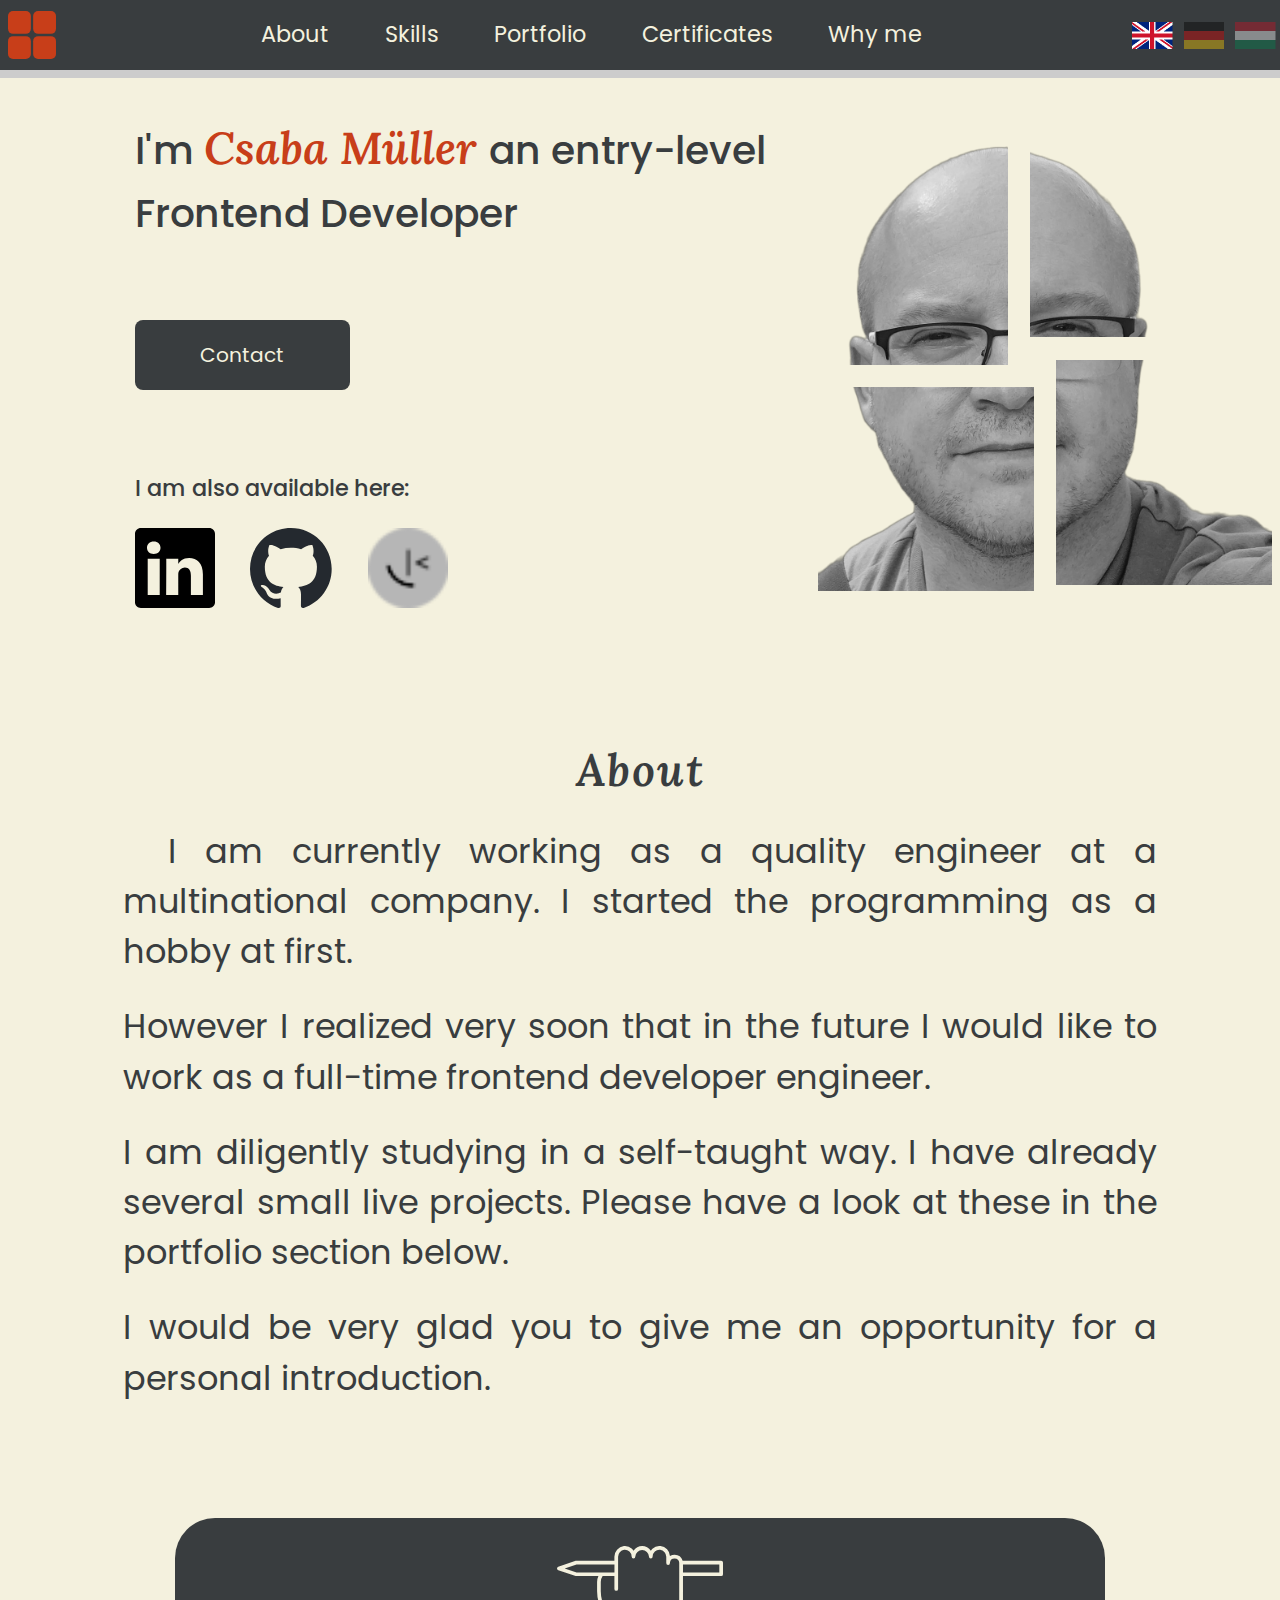
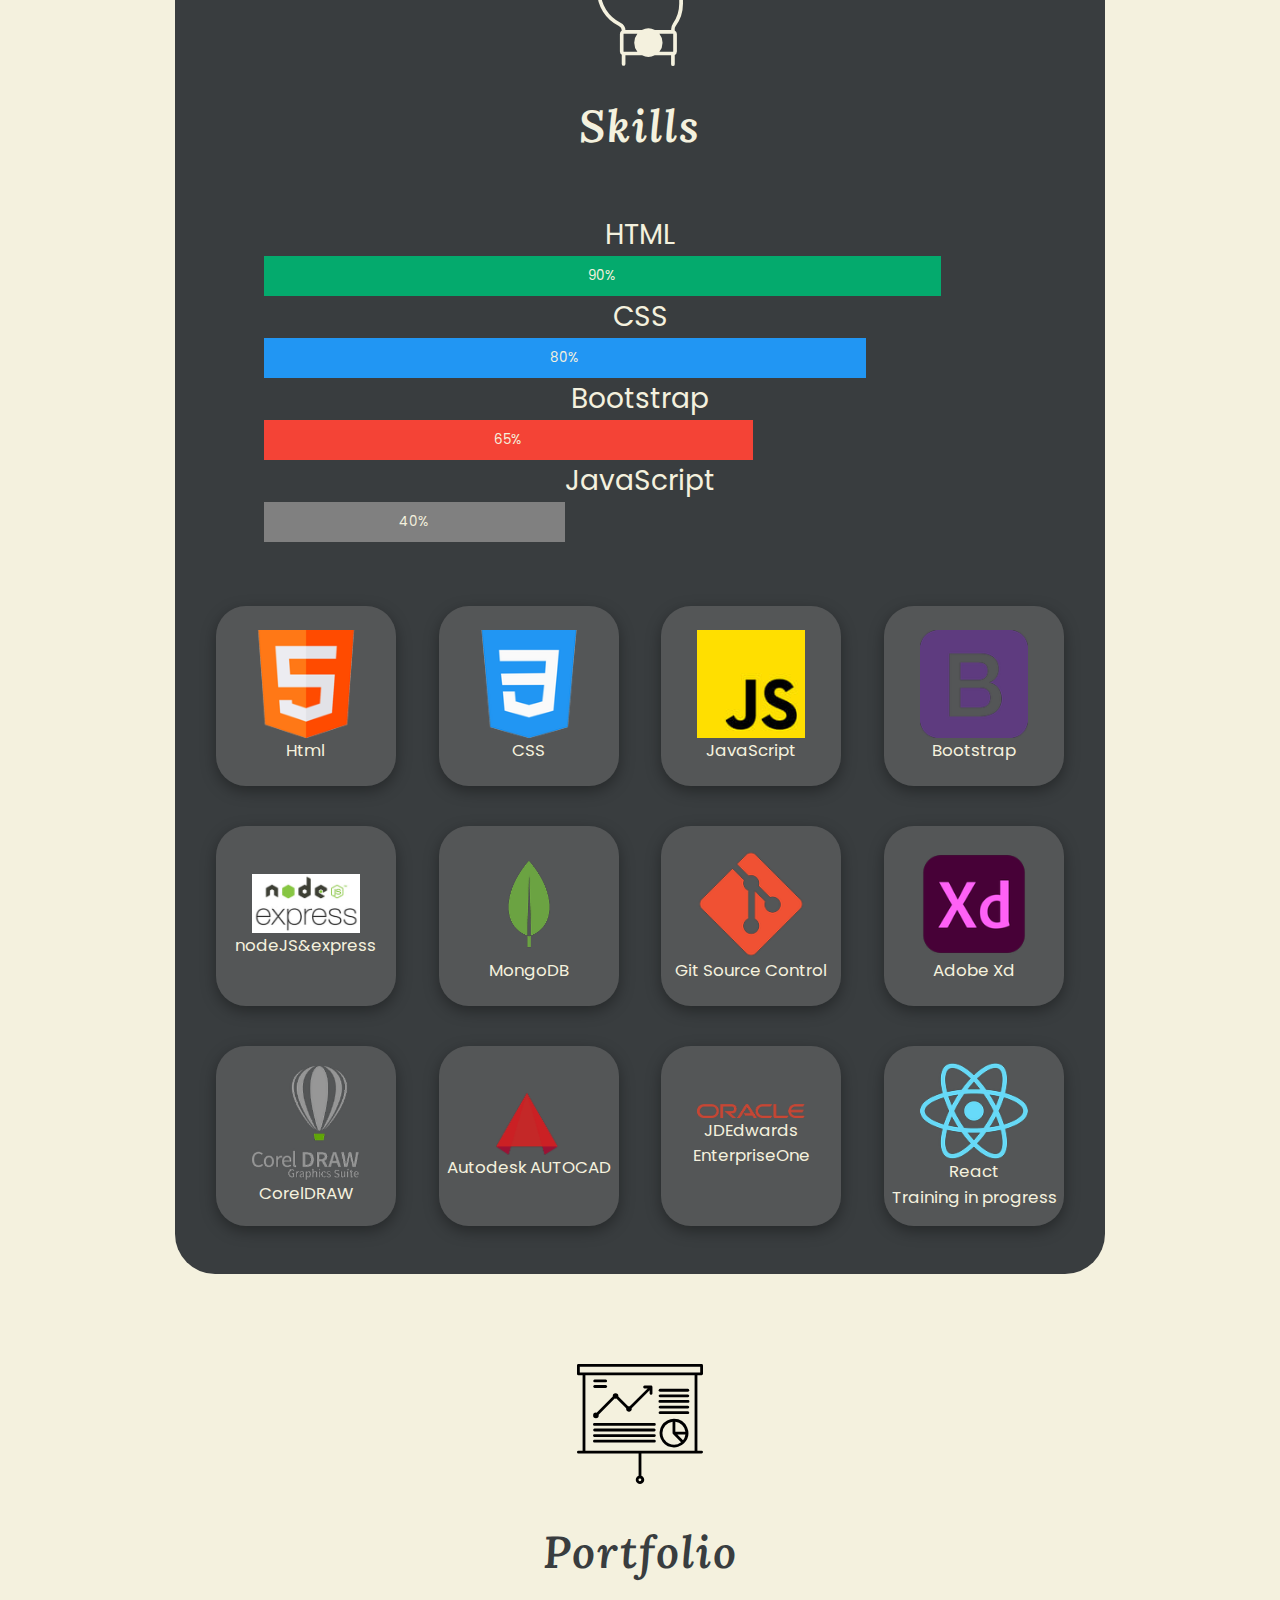
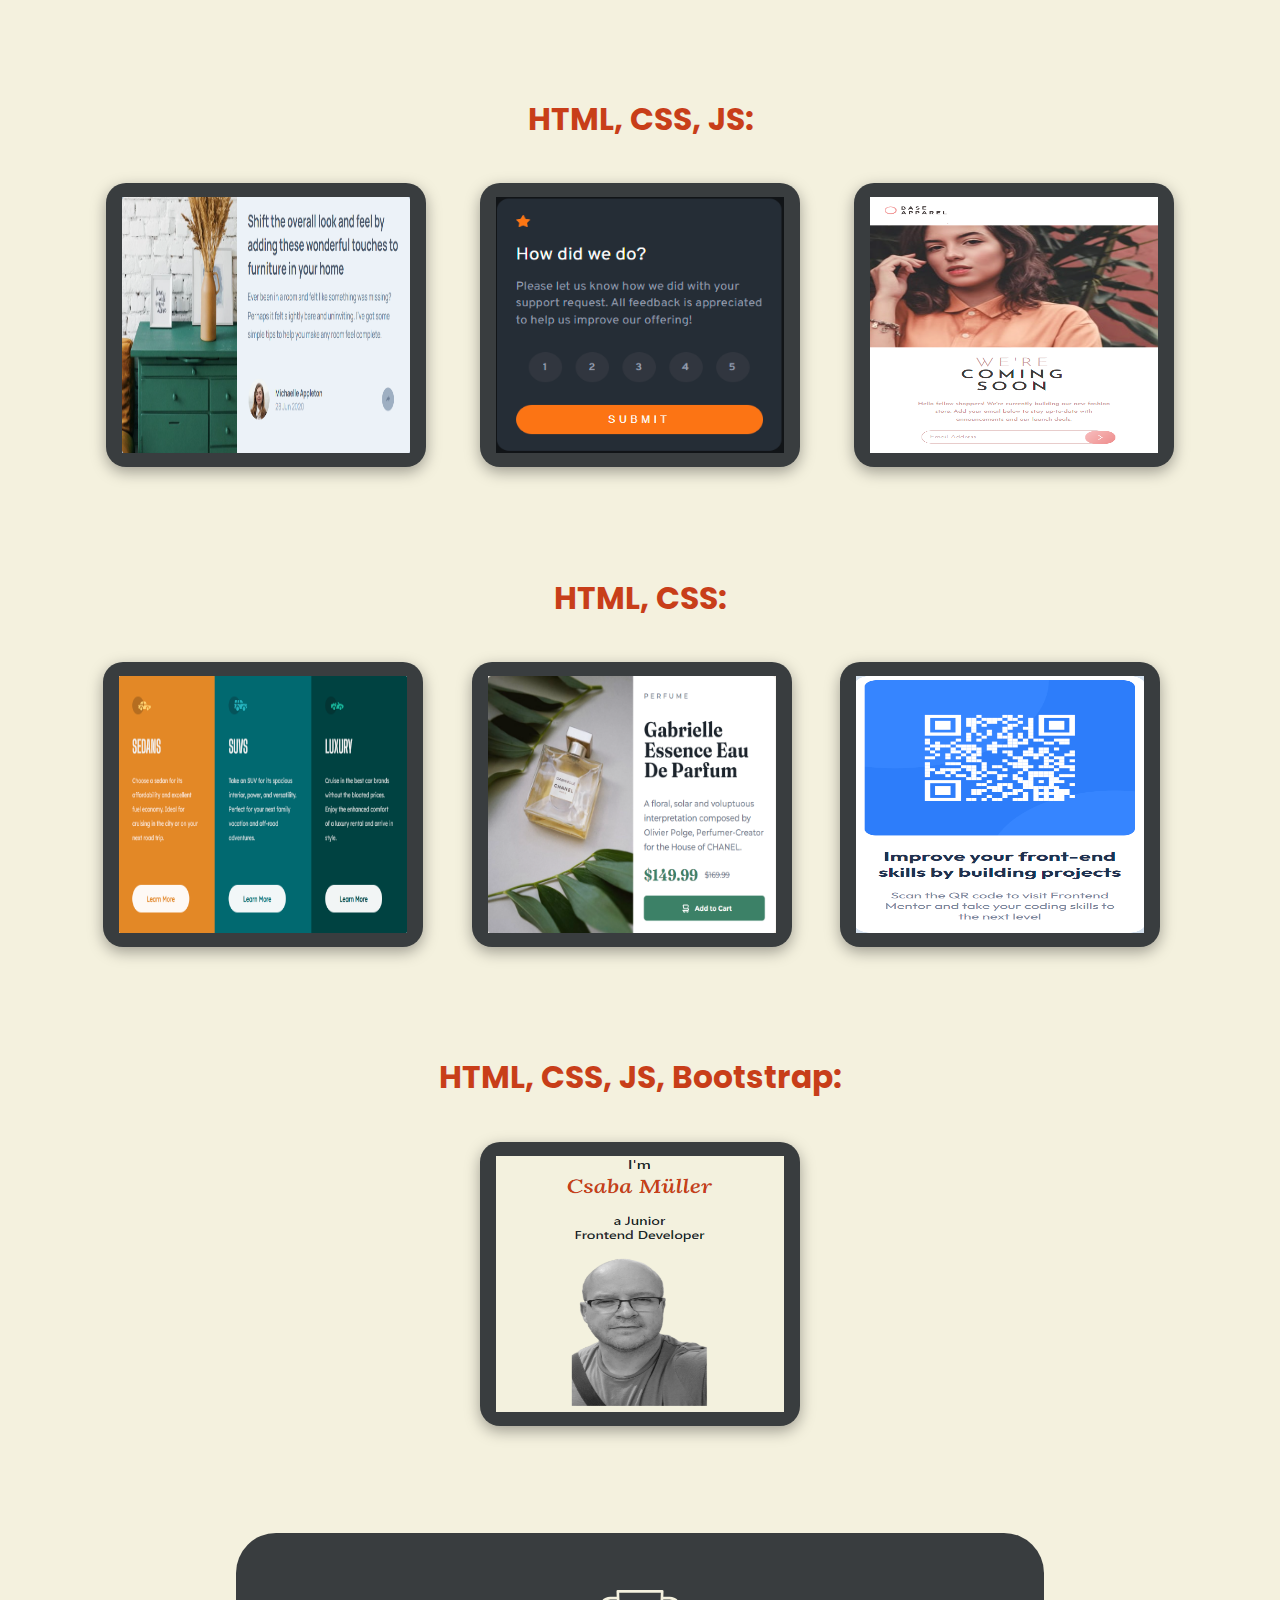
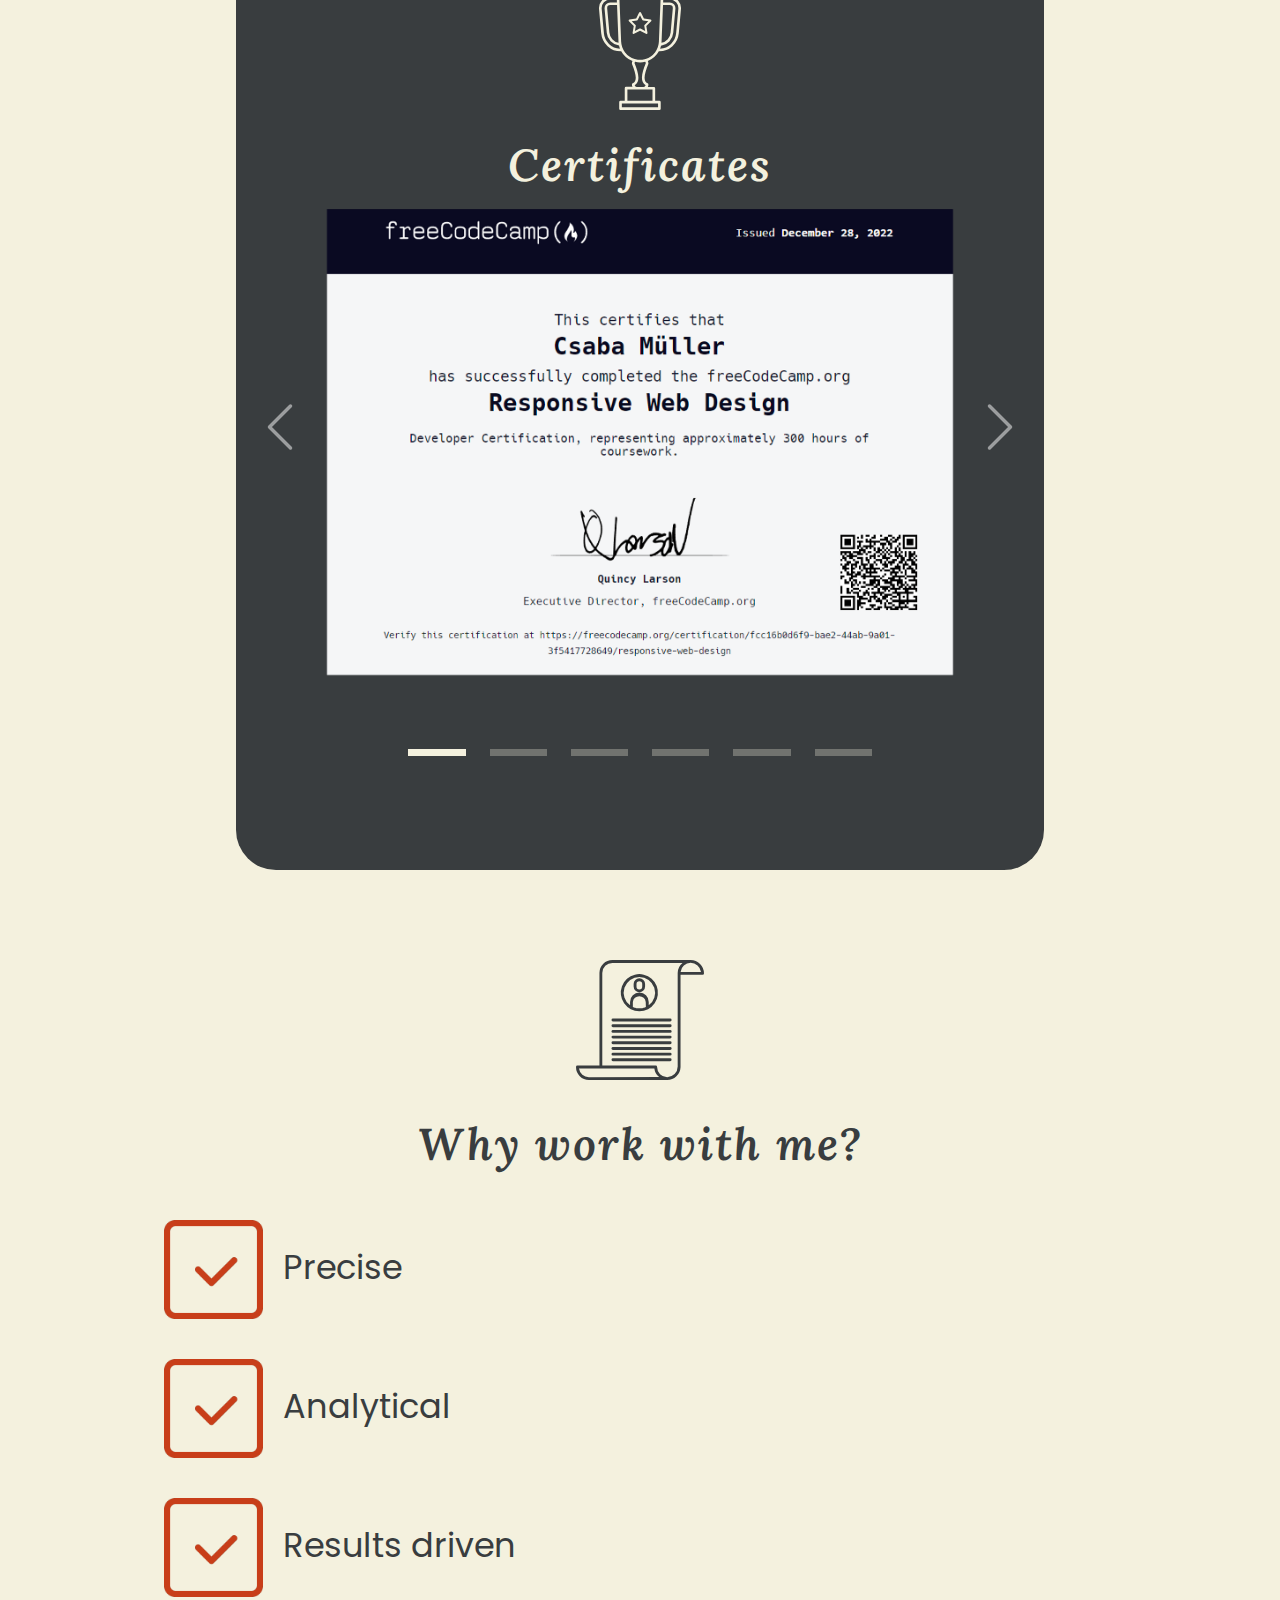
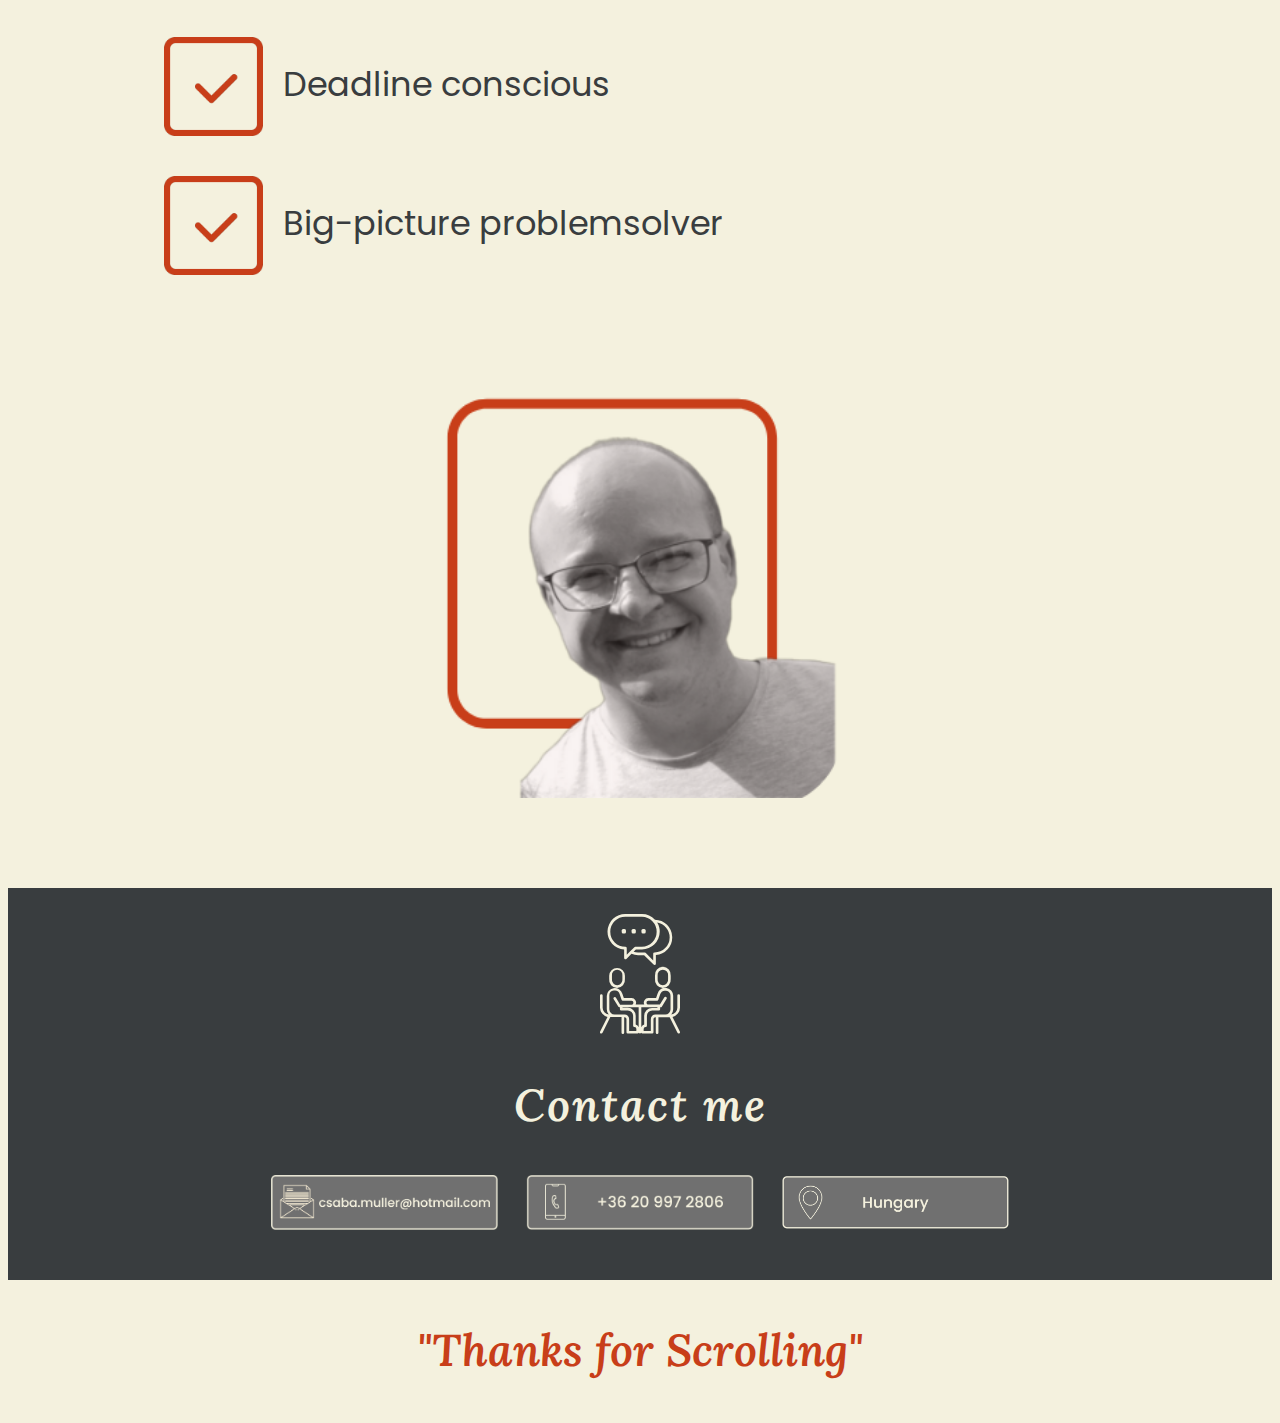
<file: index.html>
<!DOCTYPE html>
<html lang="en">

<head>
    <meta charset="UTF-8">
    <meta http-equiv="X-UA-Compatible" content="IE=edge">
    <meta name="viewport" content="width=device-width, initial-scale=1.0">
    <title>Portfolio</title>
    <link rel="preconnect" href="https://fonts.googleapis.com">
    <link rel="preconnect" href="https://fonts.gstatic.com" crossorigin>
    <link href="https://fonts.googleapis.com/css2?family=Poppins&display=swap" rel="stylesheet">
    <link rel="preconnect" href="https://fonts.googleapis.com">
    <link rel="preconnect" href="https://fonts.gstatic.com" crossorigin>
    <link rel="stylesheet" href="https://cdn.jsdelivr.net/npm/bootstrap-icons@1.9.1/font/bootstrap-icons.css">
    <link rel="preconnect" href="https://fonts.googleapis.com">
    <link rel="preconnect" href="https://fonts.gstatic.com" crossorigin>
    <link href="https://fonts.googleapis.com/css2?family=Lora:ital,wght@0,400;0,500;0,600;1,400;1,600&display=swap"
        rel="stylesheet">
    <link rel="stylesheet"
        href="https://fonts.googleapis.com/css2?family=Material+Symbols+Outlined:opsz,wght,FILL,GRAD@20..48,100..700,0..1,-50..200" />
    <link rel="stylesheet" href="https://cdn.jsdelivr.net/npm/bootstrap@5.0.2/dist/css/bootstrap.min.css"
        integrity="sha384-EVSTQN3/azprG1Anm3QDgpJLIm9Nao0Yz1ztcQTwFspd3yD65VohhpuuCOmLASjC" crossorigin="anonymous">
    <link rel="stylesheet" href="styles/main.css">
    <link rel="stylesheet" href="styles/bootstrap_custom.css">
    <link rel="stylesheet" href="styles/styles.css">


    <link rel="apple-touch-icon" sizes="180x180" href="assets/apple-touch-icon.png">
    <link rel="icon" type="image/png" sizes="32x32" href="assets/favicon-32x32.png">
    <link rel="icon" type="image/png" sizes="16x16" href="assets/favicon-16x16.png">
    <meta name="msapplication-TileColor" content="#da532c">
    <meta name="theme-color" content="#ffffff">

    <script src="https://cdn.jsdelivr.net/npm/bootstrap@5.0.2/dist/js/bootstrap.bundle.min.js"
        integrity="sha384-MrcW6ZMFYlzcLA8Nl+NtUVF0sA7MsXsP1UyJoMp4YLEuNSfAP+JcXn/tWtIaxVXM" crossorigin="anonymous">
    </script>
    <script src="app.js" defer></script>

</head>

<body>
    
        <header>
            <nav class="navbar navbar-expand-lg">
                <div class="navok container-fluid">
                    <div id="logo">
                        <img src="assets/cubes.svg" alt="logo" />
                    </div>
                    <button class="navbar-toggler" type="button" data-bs-toggle="collapse" data-bs-target="#navbarNav"
                        aria-controls="navbarNav" aria-expanded="false" aria-label="Toggle navigation">
                        <span class="navbar-toggler-icon"></span>
                    </button>
                    <div class="collapse navbar-collapse" id="navbarNav">
                        <ul class="navbar-nav">
                            <li class="nav-item">
                                <a class="nav-link" aria-current="page" href="#about">About</a>
                            </li>
                            <li class="nav-item">
                                <a class="nav-link" href="#skills">Skills</a>
                            </li>
                            <li class="nav-item">
                                <a class="nav-link" href="#portfolio">Portfolio</a>
                            </li>
                            <li class="nav-item">
                                <a class="nav-link" href="#cert">Certificates</a>
                            </li>
                            <li class="nav-item">
                                <a class="nav-link" href="#why">Why me</a>
                            </li>
                        </ul>
                    </div>
                </div>
                <div class=" collapse navbar-collapse" id="navbarNav">
                    <div id="flags-row">
                        <ul id="flags">
                            <li><a href="index.html"><img id="EN" src="assets/england.png" alt="flag_EN"></a></li>
                            <li><a href="index-de.html"><img class="disabled" src="assets/germany.png" alt="flag_GE"></a></li>
                            <li><a href="index-hu.html"><img class="disabled" src="assets/hungary.png" alt="flag_HU"></a></li>
                        </ul>
                    </div>

                </div>
            </nav>
            <div class="progress-container">
                <div class="progress-bar" id="myBar"></div>
            </div>
        </header>
        <main class="container-lg">

            <section id="contactme">
                <div id="iam">
                    <h1>I'm <br><em>Csaba Müller </em><br>an entry-level <br>Frontend Developer</h1>
                </div>
                <div id="picture">
                    <img id="me" src="assets/me_v2.png" alt="me" srcset="">
                </div>
                <div id="available">
                    <a id="button" href="#contact">Contact</a>
                    <h2>I am also available here:</h2>
                    <div id="follow">
                        <a href="https://www.linkedin.com/in/csaba-m%C3%BCller-83574a115/" target="_blank"><img
                                class="icon" src="assets/linkedin.svg" alt="linkedin-logo" srcset=""></a>
                        <a href="https://github.com/Csabooo" target="_blank"><img class="icon"
                                src="assets/github-mark.svg" alt="github-logo" srcset=""></a>
                        <a href="https://www.frontendmentor.io/profile/Csabooo" target="_blank"><img class="icon"
                                src="assets/favicon-32x32-mentor black.png" alt="frontend-mentor-icon" srcset=""></a>
                    </div>
                </div>

            </section>

            <section class="about">
                <a name="about"></a>
                <p class="address-dark">About</p>
                <p class="normal" id="myId">I am currently working as a quality engineer at a multinational company. I
                    started the
                    programming as a hobby at first. </p>
                <p class="normal">However I realized very soon that in the future I would like to work
                    as a full-time frontend developer engineer.</p>
                <p class="normal">I am diligently studying in a self-taught way. I
                    have already several small live projects. Please have a look at these in the portfolio
                    section below. </p>
                <p class="normal"> I would be very glad you to give me an opportunity for a personal
                    introduction.</p>
            </section>

            <section>
                <a name="skills"></a>
                <div class="box text-center skills">
                    <img class="icons" src="assets/skill.svg" alt="skills_icon">
                    <p class="address">
                        Skills
                    </p>
                    <section class="skill-bar">
                        <p>HTML</p>
                        <div class="container-skill">
                            <div class="skill-line html">90%</div>
                        </div>
                        <p>CSS</p>
                        <div class="container-skill">
                            <div class="skill-line css">80%</div>
                        </div>
                        <p>Bootstrap</p>
                        <div class="container-skill">
                            <div class="skill-line bs">65%</div>
                        </div>
                        <p>JavaScript</p>
                        <div class="container-skill">
                            <div class="skill-line js">40%</div>
                        </div>
                    </section>


                    <div class="row">
                        <div class="col-sm-6 col-lg-3 col-xl d-flex justify-content-center">
                            <a href="https://en.wikipedia.org/wiki/HTML" target="_blank">
                                <div class="d-flex flex-column square justify-content-center">
                                    <img src="assets/html.png" alt="html_logo" srcset="">
                                    <p>Html</p>
                                </div>
                            </a>
                        </div>
                        <div class="col-sm-6 col-lg-3 col-xl d-flex justify-content-center">
                            <a href="https://en.wikipedia.org/wiki/CSS" target="_blank">
                                <div class="d-flex flex-column square justify-content-center">
                                    <img src="assets/css-3.png" alt="css_logo" srcset="">
                                    <p>CSS</p>
                                </div>
                            </a>
                        </div>
                        <div class="col-sm-6 col-lg-3 col-xl d-flex justify-content-center">
                            <a href="https://en.wikipedia.org/wiki/JavaScript" target="_blank">
                                <div class="d-flex flex-column square justify-content-center">
                                    <img src="assets/js.jpg" alt="js_logo" srcset="">
                                    <p>JavaScript</p>
                                </div>
                            </a>
                        </div>
                        <div class="col-sm-6 col-lg-3 col-xl d-flex justify-content-center">
                            <a href="https://en.wikipedia.org/wiki/Bootstrap_(front-end_framework)" target="_blank">
                                <div class="d-flex flex-column square justify-content-center">
                                    <img src="assets/bootstrap.png" alt="bootstrap_logo" srcset="">
                                    <p>Bootstrap</p>
                                </div>
                            </a>
                        </div>
                    </div>
                    <div class="row">
                        <div class="col-sm-6 col-lg-3 col-xl d-flex justify-content-center">
                            <a href="https://en.wikipedia.org/wiki/Node.js" target="_blank">
                                <div class="d-flex flex-column square justify-content-center">
                                    <img src="assets/nodeJS.jpg" alt="nodejs_logo" srcset="">
                                    <p>nodeJS&express</p>
                                </div>
                            </a>
                        </div>
                        <div class="col-sm-6 col-lg-3 col-xl d-flex justify-content-center">
                            <a href="https://en.wikipedia.org/wiki/MongoDB" target="_blank">
                                <div class="d-flex flex-column square justify-content-center">
                                    <img src="assets/mongo.png" alt="nodejs_logo" srcset="">
                                    <p>MongoDB</p>
                                </div>
                            </a>
                        </div>
                        <div class="col-sm-6 col-lg-3 col-xl d-flex justify-content-center">
                            <a href="https://en.wikipedia.org/wiki/Git" target="_blank">
                                <div class="d-flex flex-column square justify-content-center">
                                    <img src="assets/git.png" alt="git_logo" srcset="">
                                    <p>Git Source Control</p>
                                </div>
                            </a>
                        </div>
                        <div class="col-sm-6 col-lg-3 col-xl d-flex justify-content-center">
                            <a href="https://en.wikipedia.org/wiki/Adobe_XD" target="_blank">
                                <div class="d-flex flex-column square justify-content-center">
                                    <img src="assets/xd.png" alt="xd_logo" srcset="">
                                    <p>Adobe Xd</p>
                                </div>
                            </a>
                        </div>
                    </div>
                    <div class="row">
                        <div class="col-sm-6 col-lg-3 col-xl d-flex justify-content-center">
                            <a href="https://en.wikipedia.org/wiki/CorelDRAW" target="_blank">
                                <div class="d-flex flex-column square justify-content-center">
                                    <img src="assets/CorelDraw_logo.svg.png" alt="corel_logo" srcset="">
                                    <p>CorelDRAW</p>
                                </div>
                            </a>
                        </div>
                        <div class="col-sm-6 col-lg-3 col-xl d-flex justify-content-center">
                            <a href="https://en.wikipedia.org/wiki/AutoCAD" target="_blank">
                                <div class="d-flex flex-column square justify-content-center">
                                    <img src="assets/autocad-logos-517974.png" alt="autocad_logo" srcset="">
                                    <p>Autodesk AUTOCAD</p>
                                </div>
                            </a>
                        </div>
                        <div class="col-sm-6 col-lg-3 col-xl d-flex justify-content-center">
                            <a href="https://en.wikipedia.org/wiki/JD_Edwards" target="_blank">
                                <div class="d-flex flex-column square justify-content-center">
                                    <img src="assets/Oracle_logo.svg.png" alt="oracle_logo" srcset="">
                                    <p>JDEdwards EnterpriseOne</p>
                                </div>
                            </a>
                        </div>
                        <div class="col-sm-6 col-lg-3 col-xl d-flex justify-content-center">
                            <a href="https://en.wikipedia.org/wiki/React_(JavaScript_library)" target="_blank">
                                <div class="d-flex flex-column square justify-content-center">
                                    <img src="assets/react.png" alt="react_logo" srcset="">
                                    <p>React<br>Training in progress</p>
                                </div>
                            </a>
                        </div>
                    </div>

                </div>
            </section>
            <section class="about text-center ">
                <a name="portfolio"></a>
                <img class="icons" src="assets/presentation.svg" alt="presentation_icon">
                <p class="address-dark">Portfolio</p>
                <div class="container-lg">
                    <p id="normal-portfolio">HTML, CSS, JS:</p>
                    <div class="row">
                        <!--  FLIP CARD -->
                        <div class="col-lg-4 d-flex justify-content-center">
                            <div class="flip-card">
                                <div class="flip-card-inner">
                                    <div class="flip-card-front">
                                        <img src="images/article-preview.png" alt="article-preview-picture">
                                    </div>
                                    <div class="flip-card-back">
                                        <div class="flip-card-back-follow">
                                            <p>Article preview component project:</p>
                                            <a href="https://csabooo.github.io/frontendmentor-06_article-preview-component-master"
                                                target="_blank"><span class="material-symbols-outlined">web</span></a>
                                            <a href="https://github.com/Csabooo/frontendmentor-06_article-preview-component-master"
                                                target="_blank"><img src="assets/github-mark.svg" alt="github"
                                                    srcset=""></a>
                                        </div>
                                    </div>
                                </div>
                            </div>
                        </div>
                        <!--  FLIP CARD -->
                        <!--  FLIP CARD -->
                        <div class="col-lg-4 d-flex justify-content-center">
                            <div class="flip-card">
                                <div class="flip-card-inner">
                                    <div class="flip-card-front">
                                        <img src="images/interactive-rating.png" alt="interactive-rating-picture">
                                    </div>
                                    <div class="flip-card-back">
                                        <div class="flip-card-back-follow">
                                            <p>Interactive rating component project:</p>
                                            <a href="https://csabooo.github.io/frontendmentor-05-interactive-rating-component"
                                                target="_blank"><span class="material-symbols-outlined">web</span></a>
                                            <a href="https://github.com/Csabooo/frontendmentor-05-interactive-rating-component"
                                                target="_blank"><img src="assets/github-mark.svg" alt="github"
                                                    srcset=""></a>
                                        </div>
                                    </div>
                                </div>
                            </div>
                        </div>
                        <!--  FLIP CARD -->
                        <!--  FLIP CARD -->
                        <div class="col-lg-4 d-flex justify-content-center">
                            <div class="flip-card">
                                <div class="flip-card-inner">
                                    <div class="flip-card-front">
                                        <img src="images/base-apparel.png" alt="base-apparel-picture">
                                    </div>
                                    <div class="flip-card-back">
                                        <div class="flip-card-back-follow">
                                            <p>Base apparel coming soon page project:</p>
                                            <a href="https://csabooo.github.io/frontendmentor-04-base-apparel-coming-soon-page"
                                                target="_blank"><span class="material-symbols-outlined">web</span></a>
                                            <a href="https://github.com/Csabooo/frontendmentor-04-base-apparel-coming-soon-page"
                                                target="_blank"><img src="assets/github-mark.svg" alt="github"
                                                    srcset=""></a>
                                        </div>
                                    </div>
                                </div>
                            </div>
                        </div>
                        <!--  FLIP CARD -->
                        <p id="normal-portfolio">HTML, CSS:</p>
                        <!--  FLIP CARD -->
                        <div class="row">

                            <div class="col-lg-4 d-flex justify-content-center">
                                <div class="flip-card">
                                    <div class="flip-card-inner">
                                        <div class="flip-card-front">
                                            <img src="images/three-column.png" alt="three-column-picture">
                                        </div>
                                        <div class="flip-card-back">
                                            <div class="flip-card-back-follow">
                                                <p>Three column preview card component project:</p>
                                                <a href="https://csabooo.github.io/frontendmentor-03-column-preview-card-component"
                                                    target="_blank"><span
                                                        class="material-symbols-outlined">web</span></a>
                                                <a href="https://github.com/Csabooo/frontendmentor-03-column-preview-card-component"
                                                    target="_blank"><img src="assets/github-mark.svg" alt="github"
                                                        srcset=""></a>
                                            </div>
                                        </div>
                                    </div>
                                </div>
                            </div>
                            <!--  FLIP CARD -->



                            <!--  FLIP CARD -->
                            <div class="col-lg-4 d-flex justify-content-center">
                                <div class="flip-card">
                                    <div class="flip-card-inner">
                                        <div class="flip-card-front">
                                            <img src="images/product-preview-card.png"
                                                alt="product-preview-card-picture">
                                        </div>
                                        <div class="flip-card-back">
                                            <div class="flip-card-back-follow">
                                                <p>Product preview card project:</p>
                                                <a href="https://csabooo.github.io/frontendmentor-02-product-preview-card"
                                                    target="_blank"><span
                                                        class="material-symbols-outlined">web</span></a>
                                                <a href="https://github.com/Csabooo/frontendmentor-02-product-preview-card"
                                                    target="_blank"><img src="assets/github-mark.svg" alt="github"
                                                        srcset=""></a>
                                            </div>
                                        </div>
                                    </div>
                                </div>
                            </div>
                            <!--  FLIP CARD -->
                            <!--  FLIP CARD -->
                            <div class="col-lg-4 d-flex justify-content-center">
                                <div class="flip-card">
                                    <div class="flip-card-inner">
                                        <div class="flip-card-front">
                                            <img src="images/qr-code.png" alt="qr-code-picture">
                                        </div>
                                        <div class="flip-card-back">
                                            <div class="flip-card-back-follow">
                                                <p>QR code component project:</p>
                                                <a href="https://csabooo.github.io/frontendmentor-01-qr-code-component"
                                                    target="_blank"><span
                                                        class="material-symbols-outlined">web</span></a>
                                                <a href="https://github.com/Csabooo/frontendmentor-01-qr-code-component"
                                                    target="_blank"><img src="assets/github-mark.svg" alt="github"
                                                        srcset=""></a>
                                            </div>
                                        </div>
                                    </div>
                                </div>
                            </div>
                        </div>
                        <!--  FLIP CARD -->
                        <p id="normal-portfolio">HTML, CSS, JS, Bootstrap:</p>
                        <!--  FLIP CARD -->
                        <div class="col-lg-4 d-flex justify-content-center">
                        </div>
                        <div class="col-lg-4 d-flex justify-content-center">
                            <div class="flip-card">
                                <div class="flip-card-inner">
                                    <div class="flip-card-front">
                                        <img src="images/portfolio.png" alt="portfolio-png">
                                    </div>
                                    <div class="flip-card-back">
                                        <div class="flip-card-back-follow">
                                            <p>My portfolio page:</p>
                                            <a href="https://csabooo.github.io/portfolio/" target="_blank"><span
                                                    class="material-symbols-outlined">web</span></a>
                                            <a href="https://github.com/Csabooo/portfolio" target="_blank"><img
                                                    src="assets/github-mark.svg" alt="github" srcset=""></a>
                                        </div>
                                    </div>
                                </div>
                            </div>
                        </div>
                        <div class="col-lg-4 d-flex justify-content-center">
                        </div>
                        <!--  FLIP CARD -->
                    </div>
                </div>


            </section>

            <section>
                <a name="cert"></a>
                <div class="text-center certificates">
                    <img class="icons" src="assets/achievement.svg" alt="achievement_icon">
                    <p class="address">Certificates</p>

                    <div id="carouselExampleIndicators" class="carousel slide" data-bs-ride="carousel">
                        <div class="carousel-indicators">
                            <button type="button" data-bs-target="#carouselExampleIndicators" data-bs-slide-to="0"
                                class="active" aria-current="true" aria-label="Slide 0"></button>
                            <button type="button" data-bs-target="#carouselExampleIndicators" data-bs-slide-to="1"
                                aria-label="Slide 1"></button>
                            <button type="button" data-bs-target="#carouselExampleIndicators" data-bs-slide-to="2"
                                aria-label="Slide 2"></button>
                            <button type="button" data-bs-target="#carouselExampleIndicators" data-bs-slide-to="3"
                                aria-label="Slide 3"></button>
                            <button type="button" data-bs-target="#carouselExampleIndicators" data-bs-slide-to="4"
                                aria-label="Slide 4"></button>
                            <button type="button" data-bs-target="#carouselExampleIndicators" data-bs-slide-to="5"
                                aria-label="Slide 5"></button>
                        </div>
                        <div class="carousel-inner">
                            <div class="carousel-item active">
                                <img src="images/freecodecamp-responsive-web-design-2022-EN-2.png" class="d-block w-100"
                                    alt="freecodecamp-responsive-web-design-2022">
                            </div>
                            <div class="carousel-item">
                                <img src="images/freecodecamp-js-alg-and-data-structures-2022-EN-2.png"
                                    class="d-block w-100" alt="freecodecamp-responsive-web-design-2022">
                            </div>

                            <div class="carousel-item">
                                <img src="images/01_Adobe Xd Masterclass - UI_UX Design From Scratch 2022 EN.png"
                                    class="d-block w-100" alt="UI_UX-Design-2022-EN">
                            </div>
                            <div class="carousel-item">
                                <img src="images/02_100 Days of Code -2022 EN.png" class="d-block w-100"
                                    alt="100-days-code-2022-EN">
                            </div>
                            <div class="carousel-item">
                                <img src="images/03_The Bootstrap 4 Bootcamp 2022 EN.png" class="d-block w-100"
                                    alt="bootstrap-4-bootcamp-2022-EN">
                            </div>
                            <div class="carousel-item">
                                <img src="images/04_The Complete 2022 Web Development Bootcamp 2021 EN.png"
                                    class="d-block w-100" alt="complete-2022-web-dev-2021-EN">
                            </div>
                        </div>
                        <button class="carousel-control-prev" type="button" data-bs-target="#carouselExampleIndicators"
                            data-bs-slide="prev">
                            <span class="carousel-control-prev-icon" aria-hidden="true"></span>
                            <span class="visually-hidden">Previous</span>
                        </button>
                        <button class="carousel-control-next" type="button" data-bs-target="#carouselExampleIndicators"
                            data-bs-slide="next">
                            <span class="carousel-control-next-icon" aria-hidden="true"></span>
                            <span class="visually-hidden">Next</span>
                        </button>
                    </div>
                </div>
            </section>

            <section class="about">
                <a name="why"></a>
                <img class="icons" src="assets/cover letter.svg" alt="cover_letter_icon">
                <p class="address-dark">Why work with me?</p>
                <ul id="why_list">
                    <li><img src="assets/check_red.png" alt="checked_symbol" srcset="">Precise</li>
                    <li><img src="assets/check_red.png" alt="checked_symbol" srcset="">Analytical</li>
                    <li><img src="assets/check_red.png" alt="checked_symbol" srcset="">Results driven</li>
                    <li><img src="assets/check_red.png" alt="checked_symbol" srcset="">Deadline conscious</li>
                    <li><img src="assets/check_red.png" alt="checked_symbol" srcset="">Big-picture problemsolver
                    </li>
                </ul>
                <img id="me2" src="assets/me2.png" alt="me" srcset="">
            </section>

        </main>

    <div class="container-fluid">
        <section>
            <div id="contact" class="container-fluid text-center">
                <img class="icons" src="assets/communication_chat.svg" alt="communication_icon">
                <p class="address">Contact me</p>
                <div id="contact-data">
                    <a href="mailto:csaba.muller@hotmail.com"><img src="assets/contact_name.png" alt="email"
                            srcset=""></a>
                    <img src="assets/contact_phone.png" alt="phone" srcset="">
                    <img src="assets/contact_location.png" alt="location" srcset="">
                </div>

            </div>
        </section>
    </div>
    <footer>
        <h1 class="text-center"><b><em>"Thanks for Scrolling"</em></b></h1>
    </footer>
</body>

</html>
</file>
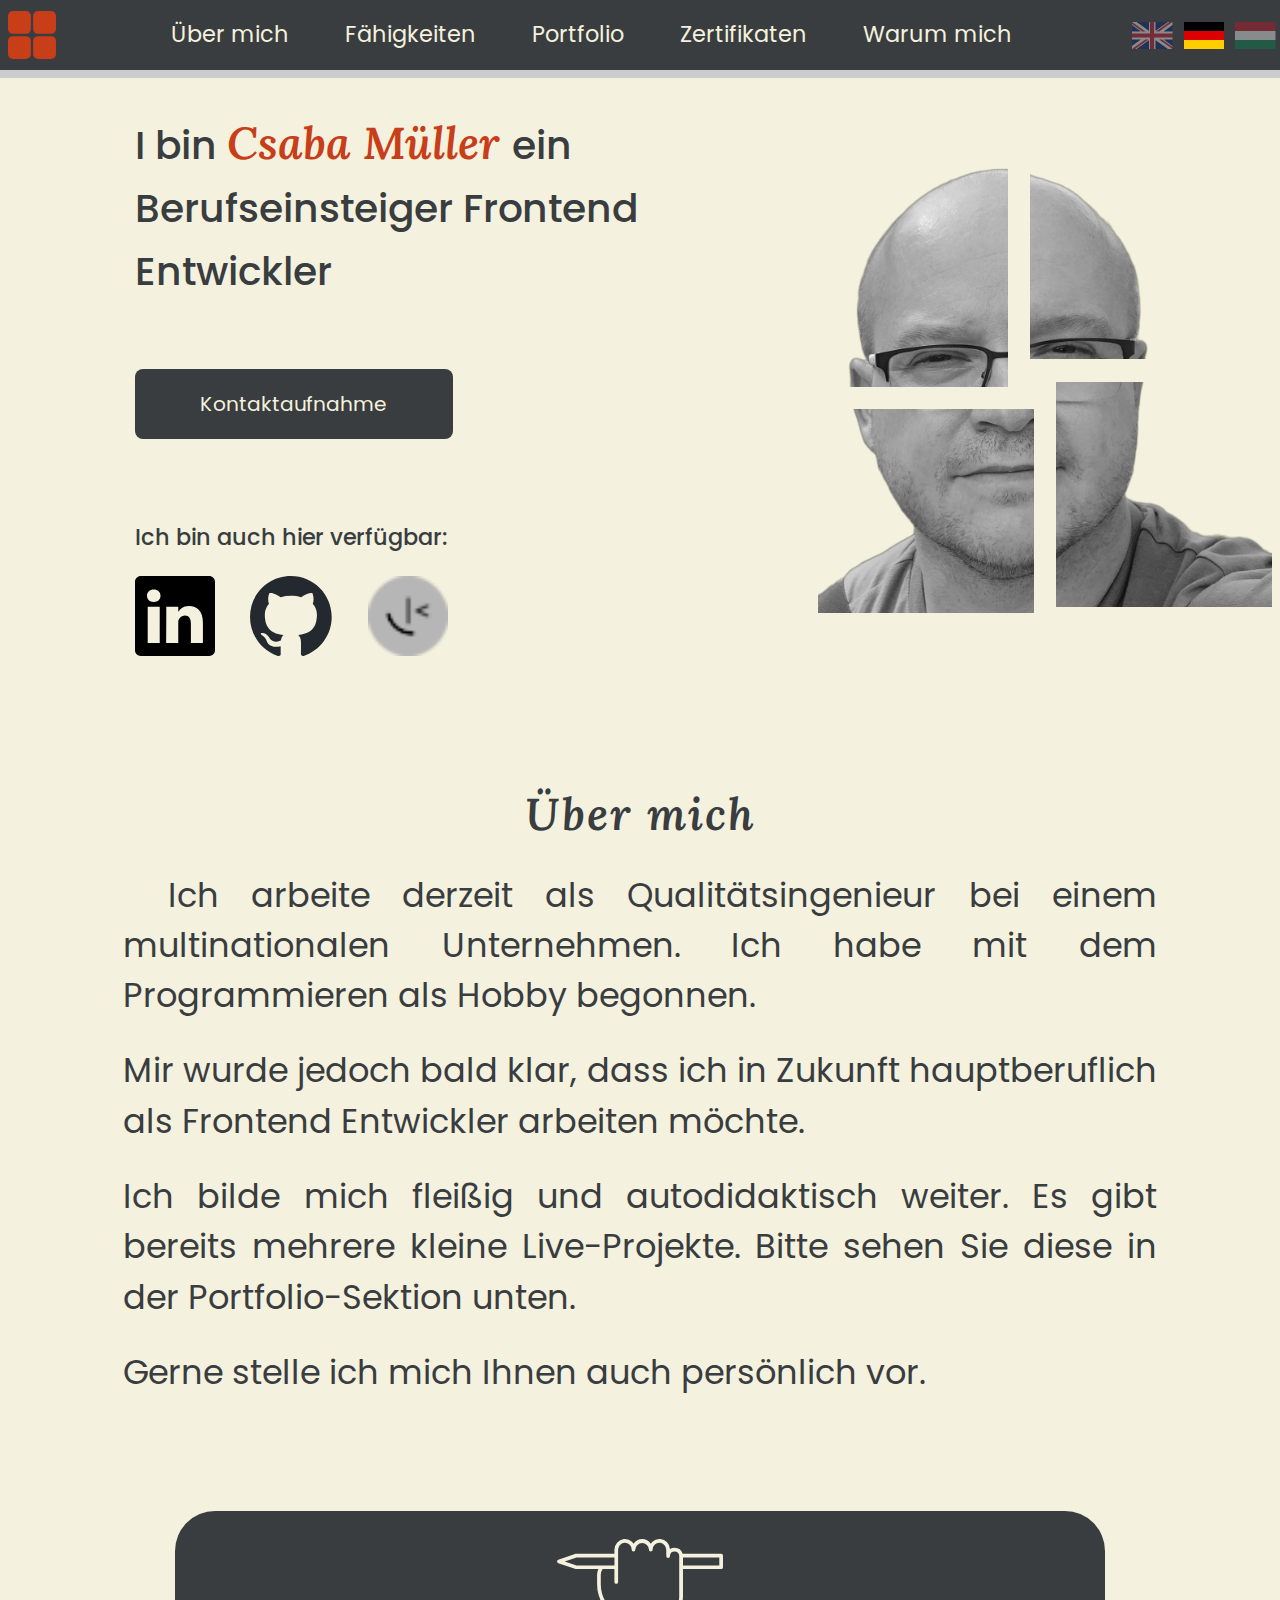
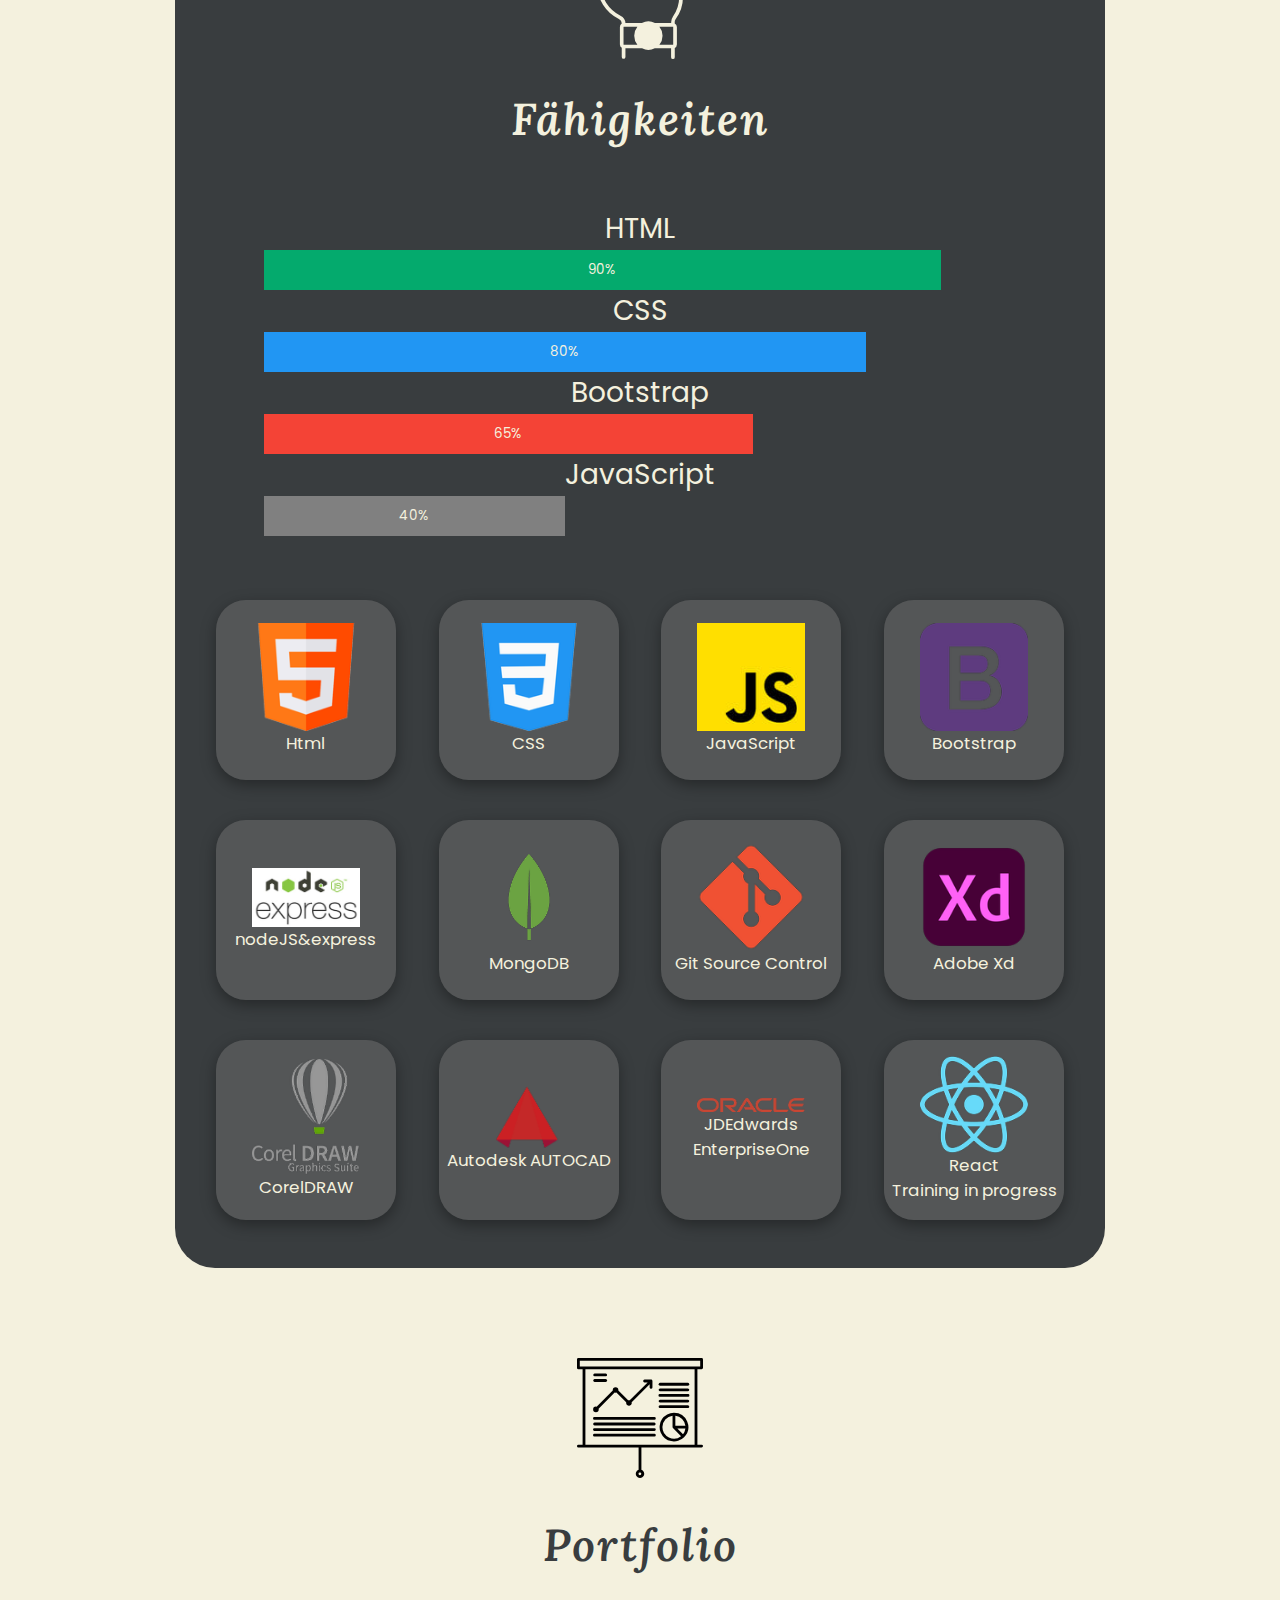
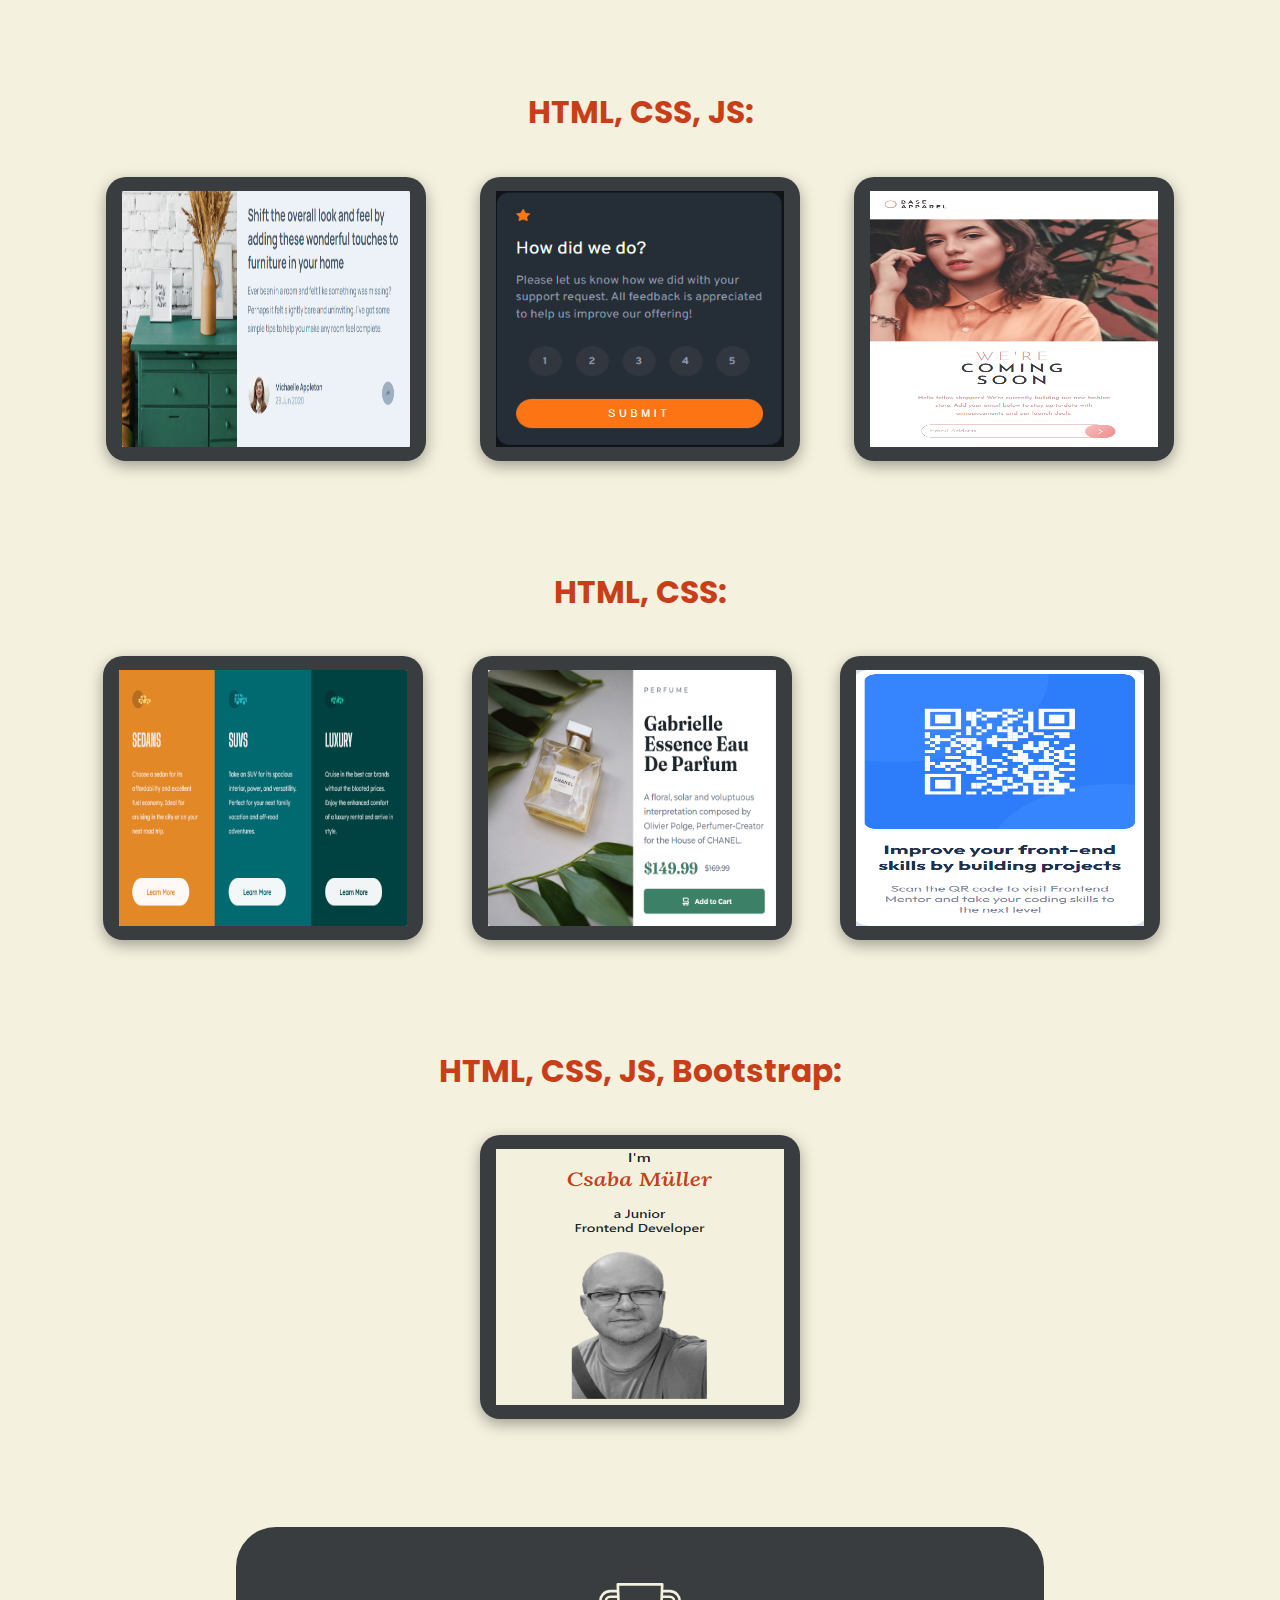
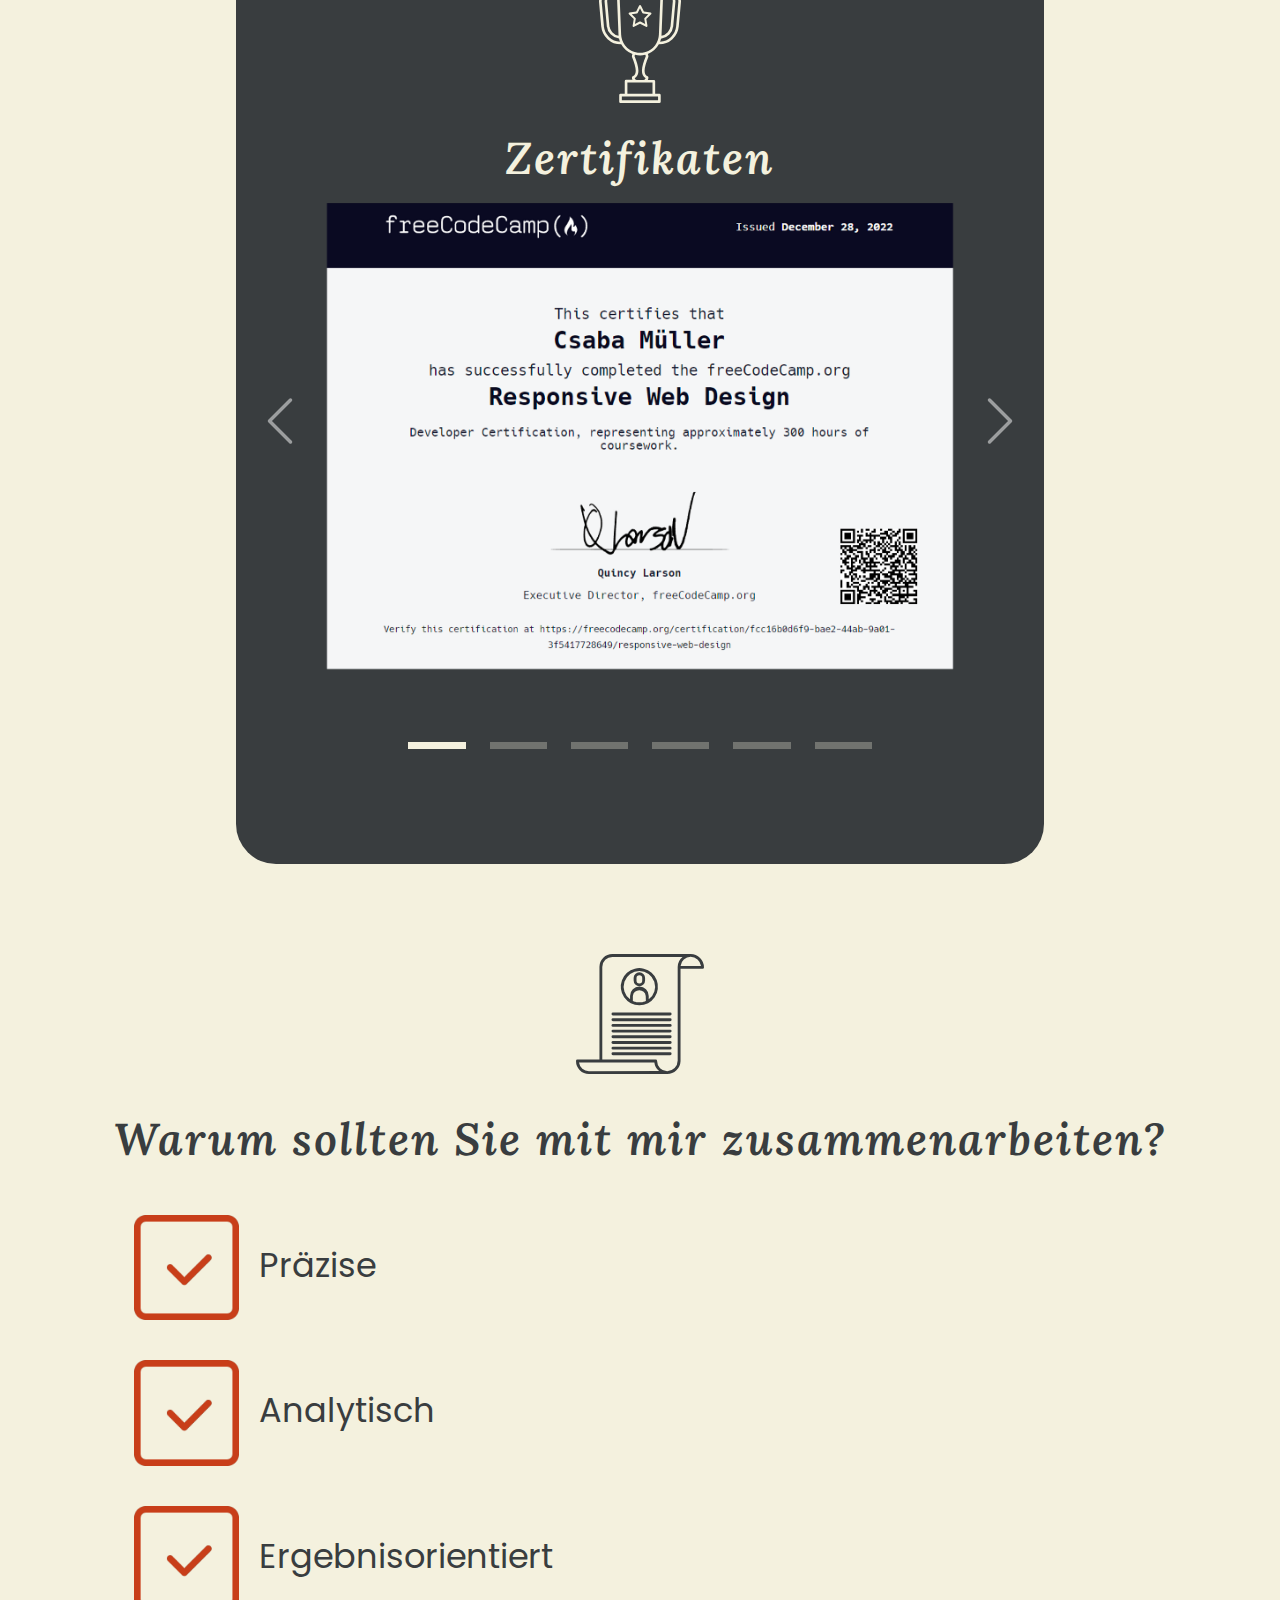
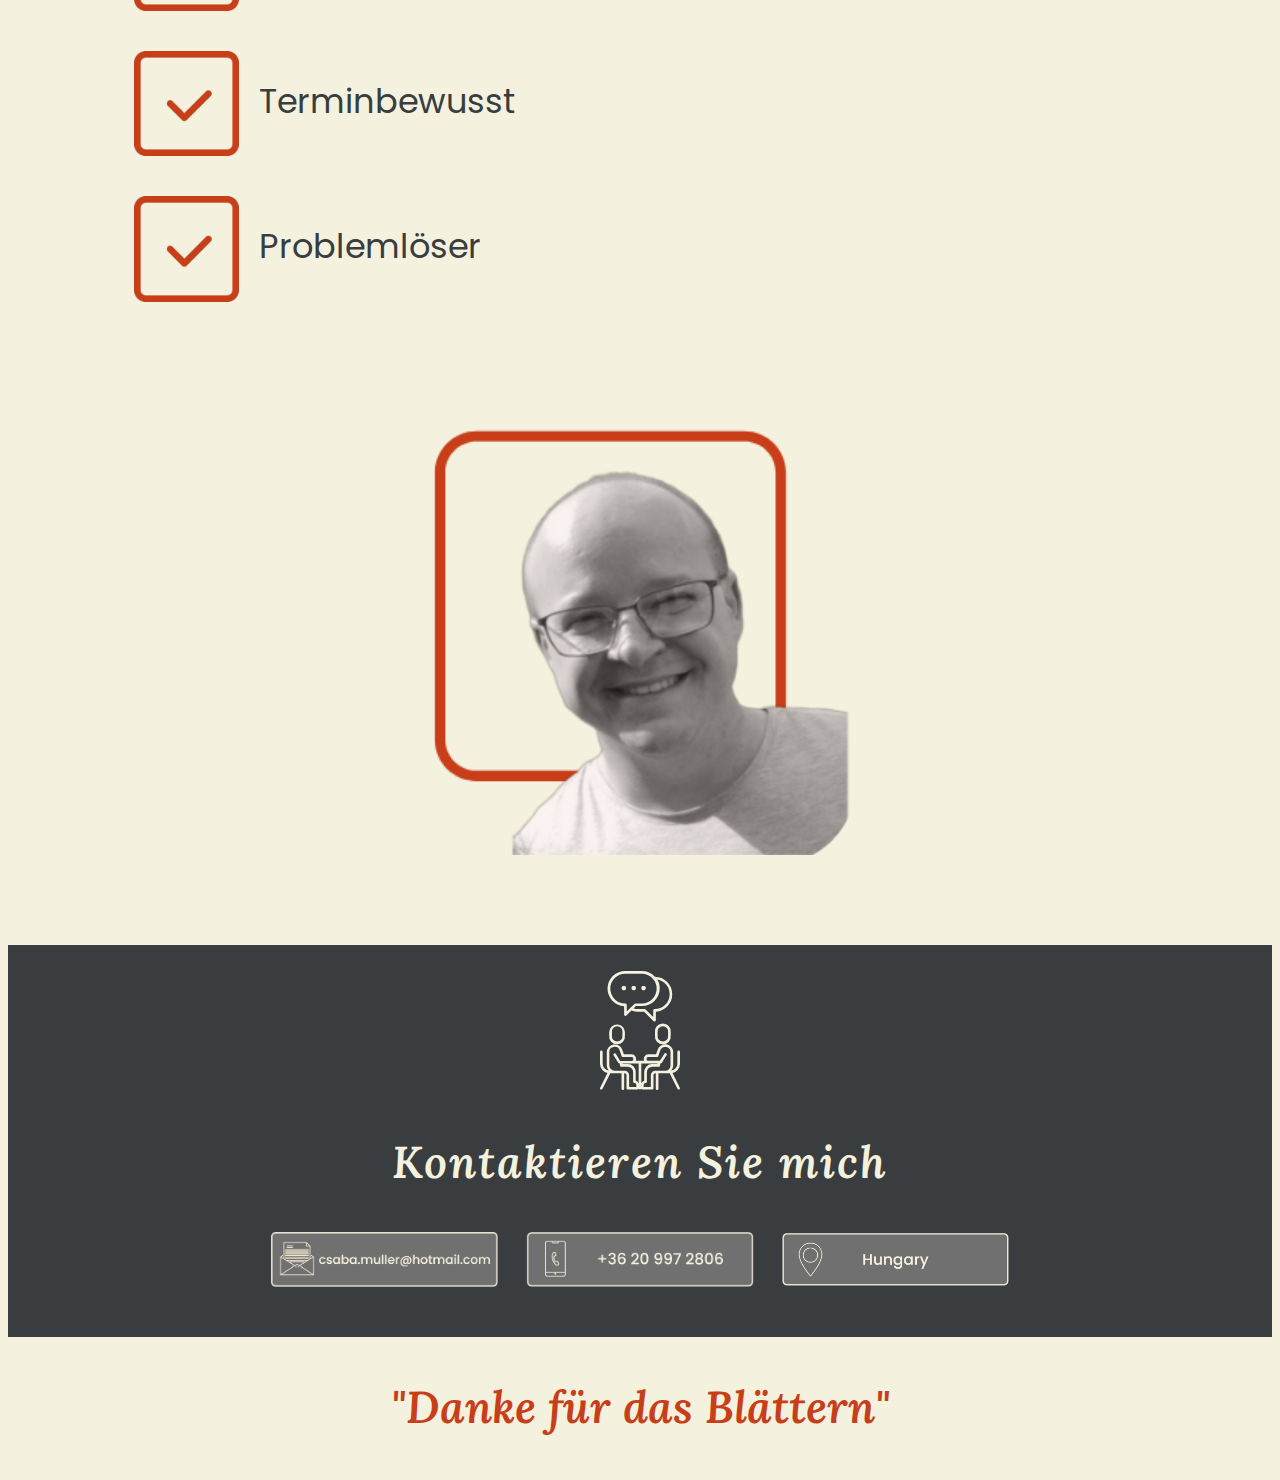
<file: index-de.html>
<!DOCTYPE html>
<html lang="en">

<head>
    <meta charset="UTF-8">
    <meta http-equiv="X-UA-Compatible" content="IE=edge">
    <meta name="viewport" content="width=device-width, initial-scale=1.0">
    <title>Portfolio</title>
    <link rel="preconnect" href="https://fonts.googleapis.com">
    <link rel="preconnect" href="https://fonts.gstatic.com" crossorigin>
    <link href="https://fonts.googleapis.com/css2?family=Poppins&display=swap" rel="stylesheet">
    <link rel="preconnect" href="https://fonts.googleapis.com">
    <link rel="preconnect" href="https://fonts.gstatic.com" crossorigin>
    <link rel="stylesheet" href="https://cdn.jsdelivr.net/npm/bootstrap-icons@1.9.1/font/bootstrap-icons.css">
    <link rel="preconnect" href="https://fonts.googleapis.com">
    <link rel="preconnect" href="https://fonts.gstatic.com" crossorigin>
    <link href="https://fonts.googleapis.com/css2?family=Lora:ital,wght@0,400;0,500;0,600;1,400;1,600&display=swap"
        rel="stylesheet">
    <link rel="stylesheet"
        href="https://fonts.googleapis.com/css2?family=Material+Symbols+Outlined:opsz,wght,FILL,GRAD@20..48,100..700,0..1,-50..200" />
    <link rel="stylesheet" href="https://cdn.jsdelivr.net/npm/bootstrap@5.0.2/dist/css/bootstrap.min.css"
        integrity="sha384-EVSTQN3/azprG1Anm3QDgpJLIm9Nao0Yz1ztcQTwFspd3yD65VohhpuuCOmLASjC" crossorigin="anonymous">
    <link rel="stylesheet" href="styles/main.css">
    <link rel="stylesheet" href="styles/bootstrap_custom.css">
    <link rel="stylesheet" href="styles/styles.css">


    <link rel="apple-touch-icon" sizes="180x180" href="assets/apple-touch-icon.png">
    <link rel="icon" type="image/png" sizes="32x32" href="assets/favicon-32x32.png">
    <link rel="icon" type="image/png" sizes="16x16" href="assets/favicon-16x16.png">
    <meta name="msapplication-TileColor" content="#da532c">
    <meta name="theme-color" content="#ffffff">

    <script src="https://cdn.jsdelivr.net/npm/bootstrap@5.0.2/dist/js/bootstrap.bundle.min.js"
        integrity="sha384-MrcW6ZMFYlzcLA8Nl+NtUVF0sA7MsXsP1UyJoMp4YLEuNSfAP+JcXn/tWtIaxVXM" crossorigin="anonymous">
    </script>
    <script src="app.js" defer></script>

</head>

<body>
    <!-- <div id="container-lg"> -->
        <header>
            <nav class="navbar navbar-expand-lg">
                <div class="navok container-fluid">
                    <div id="logo">
                        <img src="assets/cubes.svg" alt="logo" />
                    </div>
                    <button class="navbar-toggler" type="button" data-bs-toggle="collapse" data-bs-target="#navbarNav"
                        aria-controls="navbarNav" aria-expanded="false" aria-label="Toggle navigation">
                        <span class="navbar-toggler-icon"></span>
                    </button>
                    <div class="collapse navbar-collapse" id="navbarNav">
                        <ul class="navbar-nav">
                            <li class="nav-item">
                                <a class="nav-link" aria-current="page" href="#about">Über mich</a>
                            </li>
                            <li class="nav-item">
                                <a class="nav-link" href="#skills">Fähigkeiten</a>
                            </li>
                            <li class="nav-item">
                                <a class="nav-link" href="#portfolio">Portfolio</a>
                            </li>
                            <li class="nav-item">
                                <a class="nav-link" href="#cert">Zertifikaten</a>
                            </li>
                            <li class="nav-item">
                                <a class="nav-link" href="#why">Warum mich</a>
                            </li>
                        </ul>
                    </div>
                </div>
                <div class=" collapse navbar-collapse" id="navbarNav">
                    <div id="flags-row">
                        <ul id="flags">
                            <li><a href="index.html"><img id="EN" class="disabled" src="assets/england.png"
                                        alt="flag_EN"></a></li>
                            <li><a href="index-de.html"><img src="assets/germany.png" alt="flag_GE"></a></li>
                            <li><a href="index-hu.html"><img class="disabled" src="assets/hungary.png"
                                        alt="flag_HU"></a>
                            </li>
                        </ul>
                    </div>

                </div>
            </nav>
            <div class="progress-container">
                <div class="progress-bar" id="myBar"></div>
            </div>
        </header>
        <main class="container-lg">

            <section id="contactme">
                <div id="iam">
                    <h1>I bin <br><em>Csaba Müller </em><br>ein Berufseinsteiger <br>Frontend Entwickler</h1>
                </div>

                <div id="picture">
                    <img id="me" src="assets/me_v2.png" alt="me" srcset="">
                </div>
                <div id="available">
                    <a id="button" href="#contact">Kontaktaufnahme</a>
                    <h2>Ich bin auch hier verfügbar:</h2>
                    <div id="follow">
                        <a href="https://www.linkedin.com/in/csaba-m%C3%BCller-83574a115/" target="_blank"><img
                                class="icon" src="assets/linkedin.svg" alt="linkedin-logo" srcset=""></a>
                        <a href="https://github.com/Csabooo" target="_blank"><img class="icon"
                                src="assets/github-mark.svg" alt="github-logo" srcset=""></a>
                        <a href="https://www.frontendmentor.io/profile/Csabooo" target="_blank"><img class="icon"
                                src="assets/favicon-32x32-mentor black.png" alt="frontend-mentor-icon" srcset=""></a>
                    </div>
                </div>

            </section>

            <section class="about">
                <a name="about"></a>
                <p class="address-dark">Über mich</p>
                <p class="normal" id="myId">Ich arbeite derzeit als Qualitätsingenieur bei einem multinationalen
                    Unternehmen. Ich habe mit dem Programmieren als Hobby begonnen.</p>
                <p class="normal">Mir wurde jedoch bald klar, dass ich in Zukunft hauptberuflich als Frontend Entwickler
                    arbeiten möchte.</p>
                <p class="normal">Ich bilde mich fleißig und autodidaktisch weiter. Es gibt bereits mehrere kleine
                    Live-Projekte. Bitte sehen Sie diese in der Portfolio-Sektion unten. </p>
                <p class="normal">Gerne stelle ich mich Ihnen
                    auch
                    persönlich vor.</p>
            </section>



            <section>
                <a name="skills"></a>
                <div class="box text-center skills">
                    <img class="icons" src="assets/skill.svg" alt="skills_icon">
                    <p class="address">
                        Fähigkeiten
                    </p>
                    <section class="skill-bar">
                        <p>HTML</p>
                        <div class="container-skill">
                            <div class="skill-line html">90%</div>
                        </div>
                        <p>CSS</p>
                        <div class="container-skill">
                            <div class="skill-line css">80%</div>
                        </div>
                        <p>Bootstrap</p>
                        <div class="container-skill">
                            <div class="skill-line bs">65%</div>
                        </div>
                        <p>JavaScript</p>
                        <div class="container-skill">
                            <div class="skill-line js">40%</div>
                        </div>
                    </section>


                    <div class="row">
                        <div class="col-sm-6 col-lg-3 col-xl d-flex justify-content-center">
                            <a href="https://en.wikipedia.org/wiki/HTML" target="_blank">
                                <div class="d-flex flex-column square justify-content-center">
                                    <img src="assets/html.png" alt="html_logo" srcset="">
                                    <p>Html</p>
                                </div>
                            </a>
                        </div>
                        <div class="col-sm-6 col-lg-3 col-xl d-flex justify-content-center">
                            <a href="https://en.wikipedia.org/wiki/CSS" target="_blank">
                                <div class="d-flex flex-column square justify-content-center">
                                    <img src="assets/css-3.png" alt="css_logo" srcset="">
                                    <p>CSS</p>
                                </div>
                            </a>
                        </div>
                        <div class="col-sm-6 col-lg-3 col-xl d-flex justify-content-center">
                            <a href="https://en.wikipedia.org/wiki/JavaScript" target="_blank">
                                <div class="d-flex flex-column square justify-content-center">
                                    <img src="assets/js.jpg" alt="js_logo" srcset="">
                                    <p>JavaScript</p>
                                </div>
                            </a>
                        </div>
                        <div class="col-sm-6 col-lg-3 col-xl d-flex justify-content-center">
                            <a href="https://en.wikipedia.org/wiki/Bootstrap_(front-end_framework)" target="_blank">
                                <div class="d-flex flex-column square justify-content-center">
                                    <img src="assets/bootstrap.png" alt="bootstrap_logo" srcset="">
                                    <p>Bootstrap</p>
                                </div>
                            </a>
                        </div>
                    </div>
                    <div class="row">
                        <div class="col-sm-6 col-lg-3 col-xl d-flex justify-content-center">
                            <a href="https://en.wikipedia.org/wiki/Node.js" target="_blank">
                                <div class="d-flex flex-column square justify-content-center">
                                    <img src="assets/nodeJS.jpg" alt="nodejs_logo" srcset="">
                                    <p>nodeJS&express</p>
                                </div>
                            </a>
                        </div>
                        <div class="col-sm-6 col-lg-3 col-xl d-flex justify-content-center">
                            <a href="https://en.wikipedia.org/wiki/MongoDB" target="_blank">
                                <div class="d-flex flex-column square justify-content-center">
                                    <img src="assets/mongo.png" alt="nodejs_logo" srcset="">
                                    <p>MongoDB</p>
                                </div>
                            </a>
                        </div>
                        <div class="col-sm-6 col-lg-3 col-xl d-flex justify-content-center">
                            <a href="https://en.wikipedia.org/wiki/Git" target="_blank">
                                <div class="d-flex flex-column square justify-content-center">
                                    <img src="assets/git.png" alt="git_logo" srcset="">
                                    <p>Git Source Control</p>
                                </div>
                            </a>
                        </div>
                        <div class="col-sm-6 col-lg-3 col-xl d-flex justify-content-center">
                            <a href="https://en.wikipedia.org/wiki/Adobe_XD" target="_blank">
                                <div class="d-flex flex-column square justify-content-center">
                                    <img src="assets/xd.png" alt="xd_logo" srcset="">
                                    <p>Adobe Xd</p>
                                </div>
                            </a>
                        </div>
                    </div>
                    <div class="row">
                        <div class="col-sm-6 col-lg-3 col-xl d-flex justify-content-center">
                            <a href="https://en.wikipedia.org/wiki/CorelDRAW" target="_blank">
                                <div class="d-flex flex-column square justify-content-center">
                                    <img src="assets/CorelDraw_logo.svg.png" alt="corel_logo" srcset="">
                                    <p>CorelDRAW</p>
                                </div>
                            </a>
                        </div>
                        <div class="col-sm-6 col-lg-3 col-xl d-flex justify-content-center">
                            <a href="https://en.wikipedia.org/wiki/AutoCAD" target="_blank">
                                <div class="d-flex flex-column square justify-content-center">
                                    <img src="assets/autocad-logos-517974.png" alt="autocad_logo" srcset="">
                                    <p>Autodesk AUTOCAD</p>
                                </div>
                            </a>
                        </div>
                        <div class="col-sm-6 col-lg-3 col-xl d-flex justify-content-center">
                            <a href="https://en.wikipedia.org/wiki/JD_Edwards" target="_blank">
                                <div class="d-flex flex-column square justify-content-center">
                                    <img src="assets/Oracle_logo.svg.png" alt="oracle_logo" srcset="">
                                    <p>JDEdwards EnterpriseOne</p>
                                </div>
                            </a>
                        </div>
                        <div class="col-sm-6 col-lg-3 col-xl d-flex justify-content-center">
                            <a href="https://en.wikipedia.org/wiki/React_(JavaScript_library)" target="_blank">
                                <div class="d-flex flex-column square justify-content-center">
                                    <img src="assets/react.png" alt="react_logo" srcset="">
                                    <p>React<br>Training in progress</p>
                                </div>
                            </a>
                        </div>
                    </div>

                </div>
            </section>
            <section class="about text-center ">
                <a name="portfolio"></a>
                <img class="icons" src="assets/presentation.svg" alt="presentation_icon">
                <p class="address-dark">Portfolio</p>
                <div class="container-lg">
                    <p id="normal-portfolio">HTML, CSS, JS:</p>
                    <div class="row">
                        <!--  FLIP CARD -->
                        <div class="col-lg-4 d-flex justify-content-center">
                            <div class="flip-card">
                                <div class="flip-card-inner">
                                    <div class="flip-card-front">
                                        <img src="images/article-preview.png" alt="article-preview-picture">
                                    </div>
                                    <div class="flip-card-back">
                                        <div class="flip-card-back-follow">
                                            <p>Article preview component Projekt:</p>
                                            <a href="https://csabooo.github.io/frontendmentor-06_article-preview-component-master"
                                                target="_blank"><span class="material-symbols-outlined">web</span></a>
                                            <a href="https://github.com/Csabooo/frontendmentor-06_article-preview-component-master"
                                                target="_blank"><img src="assets/github-mark.svg" alt="github"
                                                    srcset=""></a>
                                        </div>
                                    </div>
                                </div>
                            </div>
                        </div>
                        <!--  FLIP CARD -->
                        <!--  FLIP CARD -->
                        <div class="col-lg-4 d-flex justify-content-center">
                            <div class="flip-card">
                                <div class="flip-card-inner">
                                    <div class="flip-card-front">
                                        <img src="images/interactive-rating.png" alt="interactive-rating-picture">
                                    </div>
                                    <div class="flip-card-back">
                                        <div class="flip-card-back-follow">
                                            <p>Interactive rating component Projekt:</p>
                                            <a href="https://csabooo.github.io/frontendmentor-05-interactive-rating-component"
                                                target="_blank"><span class="material-symbols-outlined">web</span></a>
                                            <a href="https://github.com/Csabooo/frontendmentor-05-interactive-rating-component"
                                                target="_blank"><img src="assets/github-mark.svg" alt="github"
                                                    srcset=""></a>
                                        </div>
                                    </div>
                                </div>
                            </div>
                        </div>
                        <!--  FLIP CARD -->
                        <!--  FLIP CARD -->
                        <div class="col-lg-4 d-flex justify-content-center">
                            <div class="flip-card">
                                <div class="flip-card-inner">
                                    <div class="flip-card-front">
                                        <img src="images/base-apparel.png" alt="base-apparel-picture">
                                    </div>
                                    <div class="flip-card-back">
                                        <div class="flip-card-back-follow">
                                            <p>Base apparel coming soon page Projekt:</p>
                                            <a href="https://csabooo.github.io/frontendmentor-04-base-apparel-coming-soon-page"
                                                target="_blank"><span class="material-symbols-outlined">web</span></a>
                                            <a href="https://github.com/Csabooo/frontendmentor-04-base-apparel-coming-soon-page"
                                                target="_blank"><img src="assets/github-mark.svg" alt="github"
                                                    srcset=""></a>
                                        </div>
                                    </div>
                                </div>
                            </div>
                        </div>
                        <!--  FLIP CARD -->
                        <p id="normal-portfolio">HTML, CSS:</p>
                        <!--  FLIP CARD -->
                        <div class="row">

                            <div class="col-lg-4 d-flex justify-content-center">
                                <div class="flip-card">
                                    <div class="flip-card-inner">
                                        <div class="flip-card-front">
                                            <img src="images/three-column.png" alt="three-column-picture">
                                        </div>
                                        <div class="flip-card-back">
                                            <div class="flip-card-back-follow">
                                                <p>Three column preview card component Projekt:</p>
                                                <a href="https://csabooo.github.io/frontendmentor-03-column-preview-card-component"
                                                    target="_blank"><span
                                                        class="material-symbols-outlined">web</span></a>
                                                <a href="https://github.com/Csabooo/frontendmentor-03-column-preview-card-component"
                                                    target="_blank"><img src="assets/github-mark.svg" alt="github"
                                                        srcset=""></a>
                                            </div>
                                        </div>
                                    </div>
                                </div>
                            </div>
                            <!--  FLIP CARD -->



                            <!--  FLIP CARD -->
                            <div class="col-lg-4 d-flex justify-content-center">
                                <div class="flip-card">
                                    <div class="flip-card-inner">
                                        <div class="flip-card-front">
                                            <img src="images/product-preview-card.png"
                                                alt="product-preview-card-picture">
                                        </div>
                                        <div class="flip-card-back">
                                            <div class="flip-card-back-follow">
                                                <p>Product preview card Projekt:</p>
                                                <a href="https://csabooo.github.io/frontendmentor-02-product-preview-card"
                                                    target="_blank"><span
                                                        class="material-symbols-outlined">web</span></a>
                                                <a href="https://github.com/Csabooo/frontendmentor-02-product-preview-card"
                                                    target="_blank"><img src="assets/github-mark.svg" alt="github"
                                                        srcset=""></a>
                                            </div>
                                        </div>
                                    </div>
                                </div>
                            </div>
                            <!--  FLIP CARD -->
                            <!--  FLIP CARD -->
                            <div class="col-lg-4 d-flex justify-content-center">
                                <div class="flip-card">
                                    <div class="flip-card-inner">
                                        <div class="flip-card-front">
                                            <img src="images/qr-code.png" alt="qr-code-picture">
                                        </div>
                                        <div class="flip-card-back">
                                            <div class="flip-card-back-follow">
                                                <p>QR code component Projekt:</p>
                                                <a href="https://csabooo.github.io/frontendmentor-01-qr-code-component"
                                                    target="_blank"><span
                                                        class="material-symbols-outlined">web</span></a>
                                                <a href="https://github.com/Csabooo/frontendmentor-01-qr-code-component"
                                                    target="_blank"><img src="assets/github-mark.svg" alt="github"
                                                        srcset=""></a>
                                            </div>
                                        </div>
                                    </div>
                                </div>
                            </div>
                        </div>
                        <!--  FLIP CARD -->
                        <p id="normal-portfolio">HTML, CSS, JS, Bootstrap:</p>
                        <!--  FLIP CARD -->
                        <div class="col-lg-4 d-flex justify-content-center">
                        </div>
                        <div class="col-lg-4 d-flex justify-content-center">
                            <div class="flip-card">
                                <div class="flip-card-inner">
                                    <div class="flip-card-front">
                                        <img src="images/portfolio.png" alt="portfolio-png">
                                    </div>
                                    <div class="flip-card-back">
                                        <div class="flip-card-back-follow">
                                            <p>Mein Portfolio Seite:</p>
                                            <a href="https://csabooo.github.io/portfolio/" target="_blank"><span
                                                    class="material-symbols-outlined">web</span></a>
                                            <a href="https://github.com/Csabooo/portfolio" target="_blank"><img
                                                    src="assets/github-mark.svg" alt="github" srcset=""></a>
                                        </div>
                                    </div>
                                </div>
                            </div>
                        </div>
                        <div class="col-lg-4 d-flex justify-content-center">
                        </div>
                        <!--  FLIP CARD -->
                    </div>
                </div>


            </section>

            <section>
                <a name="cert"></a>
                <div class="text-center certificates">
                    <img class="icons" src="assets/achievement.svg" alt="achievement_icon">
                    <p class="address">Zertifikaten</p>

                    <div id="carouselExampleIndicators" class="carousel slide" data-bs-ride="carousel">
                        <div class="carousel-indicators">
                            <button type="button" data-bs-target="#carouselExampleIndicators" data-bs-slide-to="0"
                                class="active" aria-current="true" aria-label="Slide 0"></button>
                            <button type="button" data-bs-target="#carouselExampleIndicators" data-bs-slide-to="1"
                                aria-label="Slide 1"></button>
                            <button type="button" data-bs-target="#carouselExampleIndicators" data-bs-slide-to="2"
                                aria-label="Slide 2"></button>
                            <button type="button" data-bs-target="#carouselExampleIndicators" data-bs-slide-to="3"
                                aria-label="Slide 3"></button>
                            <button type="button" data-bs-target="#carouselExampleIndicators" data-bs-slide-to="4"
                                aria-label="Slide 4"></button>
                            <button type="button" data-bs-target="#carouselExampleIndicators" data-bs-slide-to="5"
                                aria-label="Slide 5"></button>
                        </div>
                        <div class="carousel-inner">
                            <div class="carousel-item active">
                                <img src="images/freecodecamp-responsive-web-design-2022-EN-2.png" class="d-block w-100"
                                    alt="freecodecamp-responsive-web-design-2022">
                            </div>
                            <div class="carousel-item">
                                <img src="images/freecodecamp-js-alg-and-data-structures-2022-EN-2.png"
                                    class="d-block w-100" alt="freecodecamp-responsive-web-design-2022">
                            </div>

                            <div class="carousel-item">
                                <img src="images/01_Adobe Xd Masterclass - UI_UX Design From Scratch 2022 EN.png"
                                    class="d-block w-100" alt="UI_UX-Design-2022-EN">
                            </div>
                            <div class="carousel-item">
                                <img src="images/02_100 Days of Code -2022 EN.png" class="d-block w-100"
                                    alt="100-days-code-2022-EN">
                            </div>
                            <div class="carousel-item">
                                <img src="images/03_The Bootstrap 4 Bootcamp 2022 EN.png" class="d-block w-100"
                                    alt="bootstrap-4-bootcamp-2022-EN">
                            </div>
                            <div class="carousel-item">
                                <img src="images/04_The Complete 2022 Web Development Bootcamp 2021 EN.png"
                                    class="d-block w-100" alt="complete-2022-web-dev-2021-EN">
                            </div>
                        </div>
                        <button class="carousel-control-prev" type="button" data-bs-target="#carouselExampleIndicators"
                            data-bs-slide="prev">
                            <span class="carousel-control-prev-icon" aria-hidden="true"></span>
                            <span class="visually-hidden">Previous</span>
                        </button>
                        <button class="carousel-control-next" type="button" data-bs-target="#carouselExampleIndicators"
                            data-bs-slide="next">
                            <span class="carousel-control-next-icon" aria-hidden="true"></span>
                            <span class="visually-hidden">Next</span>
                        </button>
                    </div>
                </div>
            </section>

            <section class="about">
                <a name="why"></a>
                <img class="icons" src="assets/cover letter.svg" alt="cover_letter_icon">
                <p class="address-dark">Warum sollten Sie mit mir zusammenarbeiten?</p>
                <ul id="why_list">
                    <li><img src="assets/check_red.png" alt="checked_symbol" srcset="">Präzise</li>
                    <li><img src="assets/check_red.png" alt="checked_symbol" srcset="">Analytisch</li>
                    <li><img src="assets/check_red.png" alt="checked_symbol" srcset="">Ergebnisorientiert</li>
                    <li><img src="assets/check_red.png" alt="checked_symbol" srcset="">Terminbewusst</li>
                    <li><img src="assets/check_red.png" alt="checked_symbol" srcset="">Problemlöser</li>
                </ul>
                <img id="me2" src="assets/me2.png" alt="me" srcset="">
            </section>

        </main>

        <div class="container-fluid">
            <section>
                <div id="contact" class="container-fluid text-center">
                    <img class="icons" src="assets/communication_chat.svg" alt="communication_icon">
                    <p class="address">Kontaktieren Sie mich</p>
                    <div id="contact-data">
                        <a href="mailto:csaba.muller@hotmail.com"><img src="assets/contact_name.png" alt="email"
                                srcset=""></a>
                        <img src="assets/contact_phone.png" alt="phone" srcset="">
                        <img src="assets/contact_location.png" alt="location" srcset="">
                    </div>

                </div>
            </section>
        </div>
   <!--  </div> -->
    <footer>
        <h1 class="text-center"><b><em>"Danke für das Blättern"</em></b></h1>
    </footer>
</body>

</html>
</file>
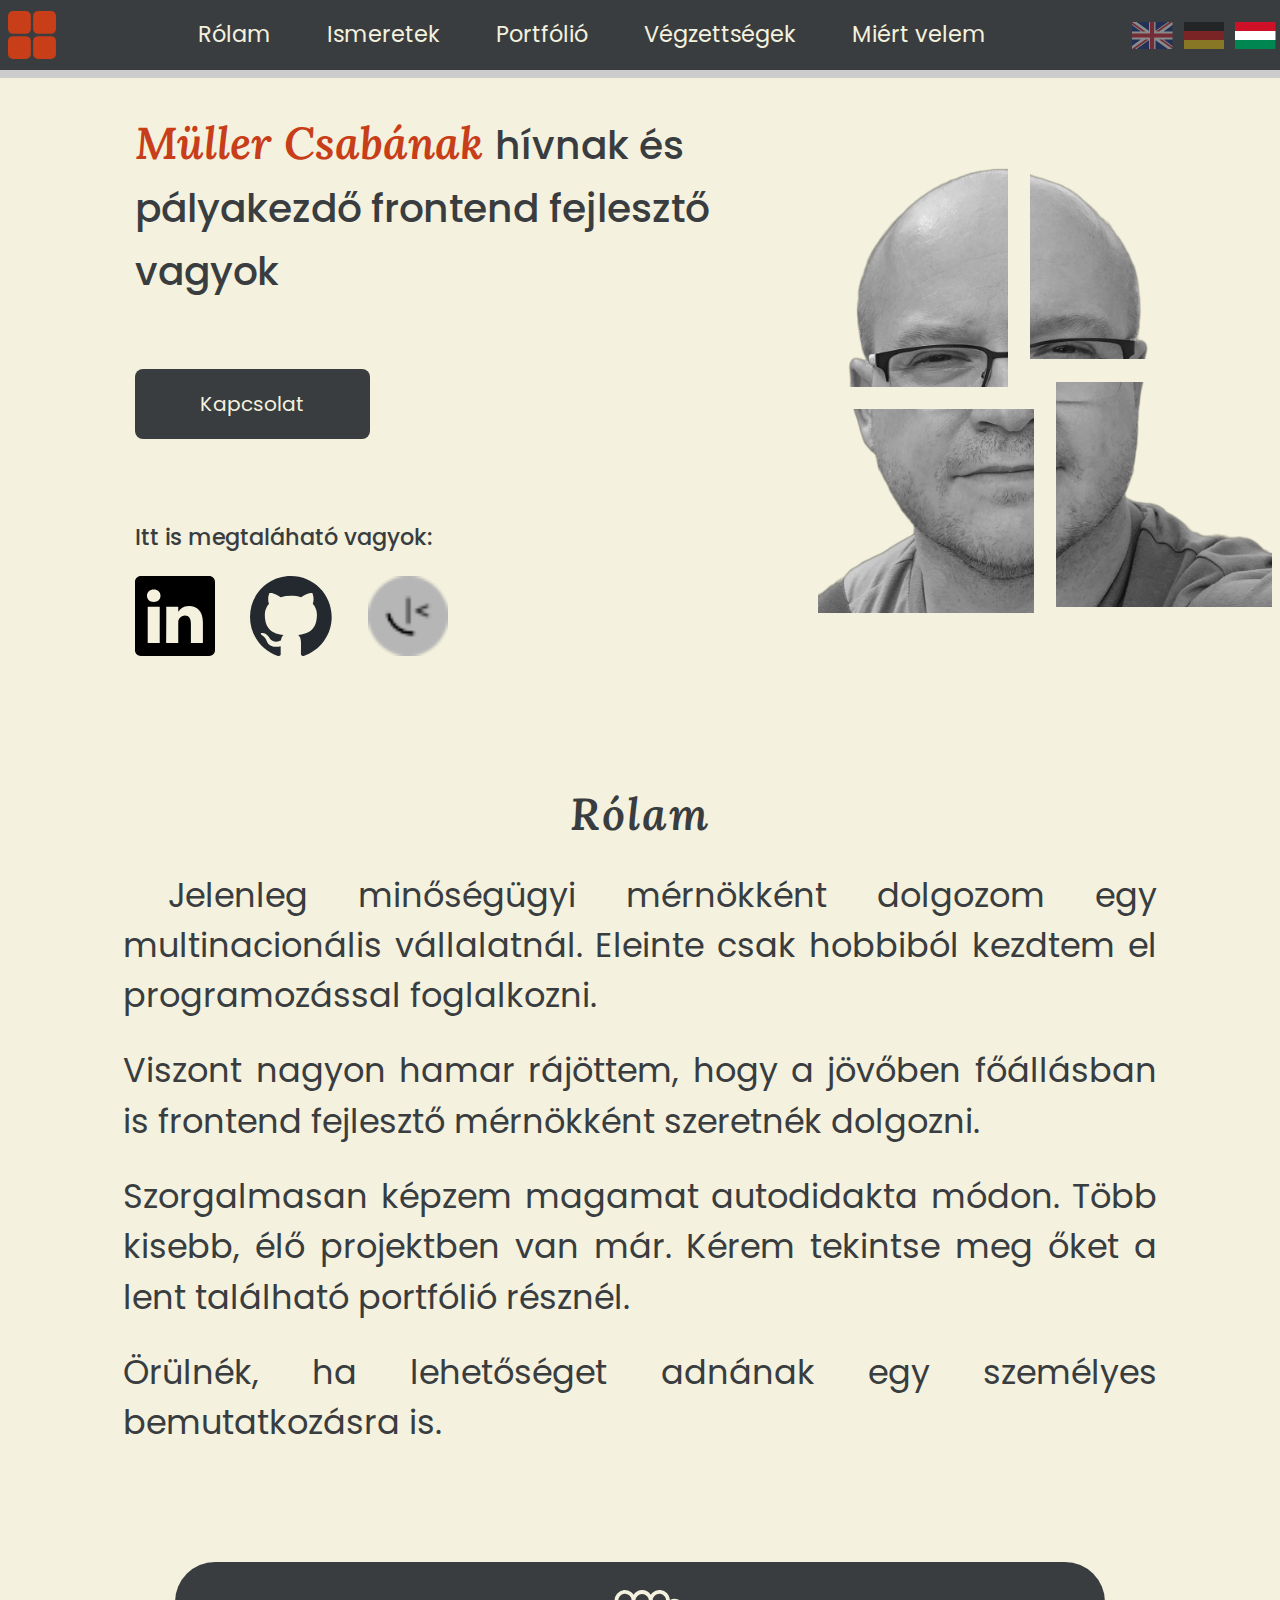
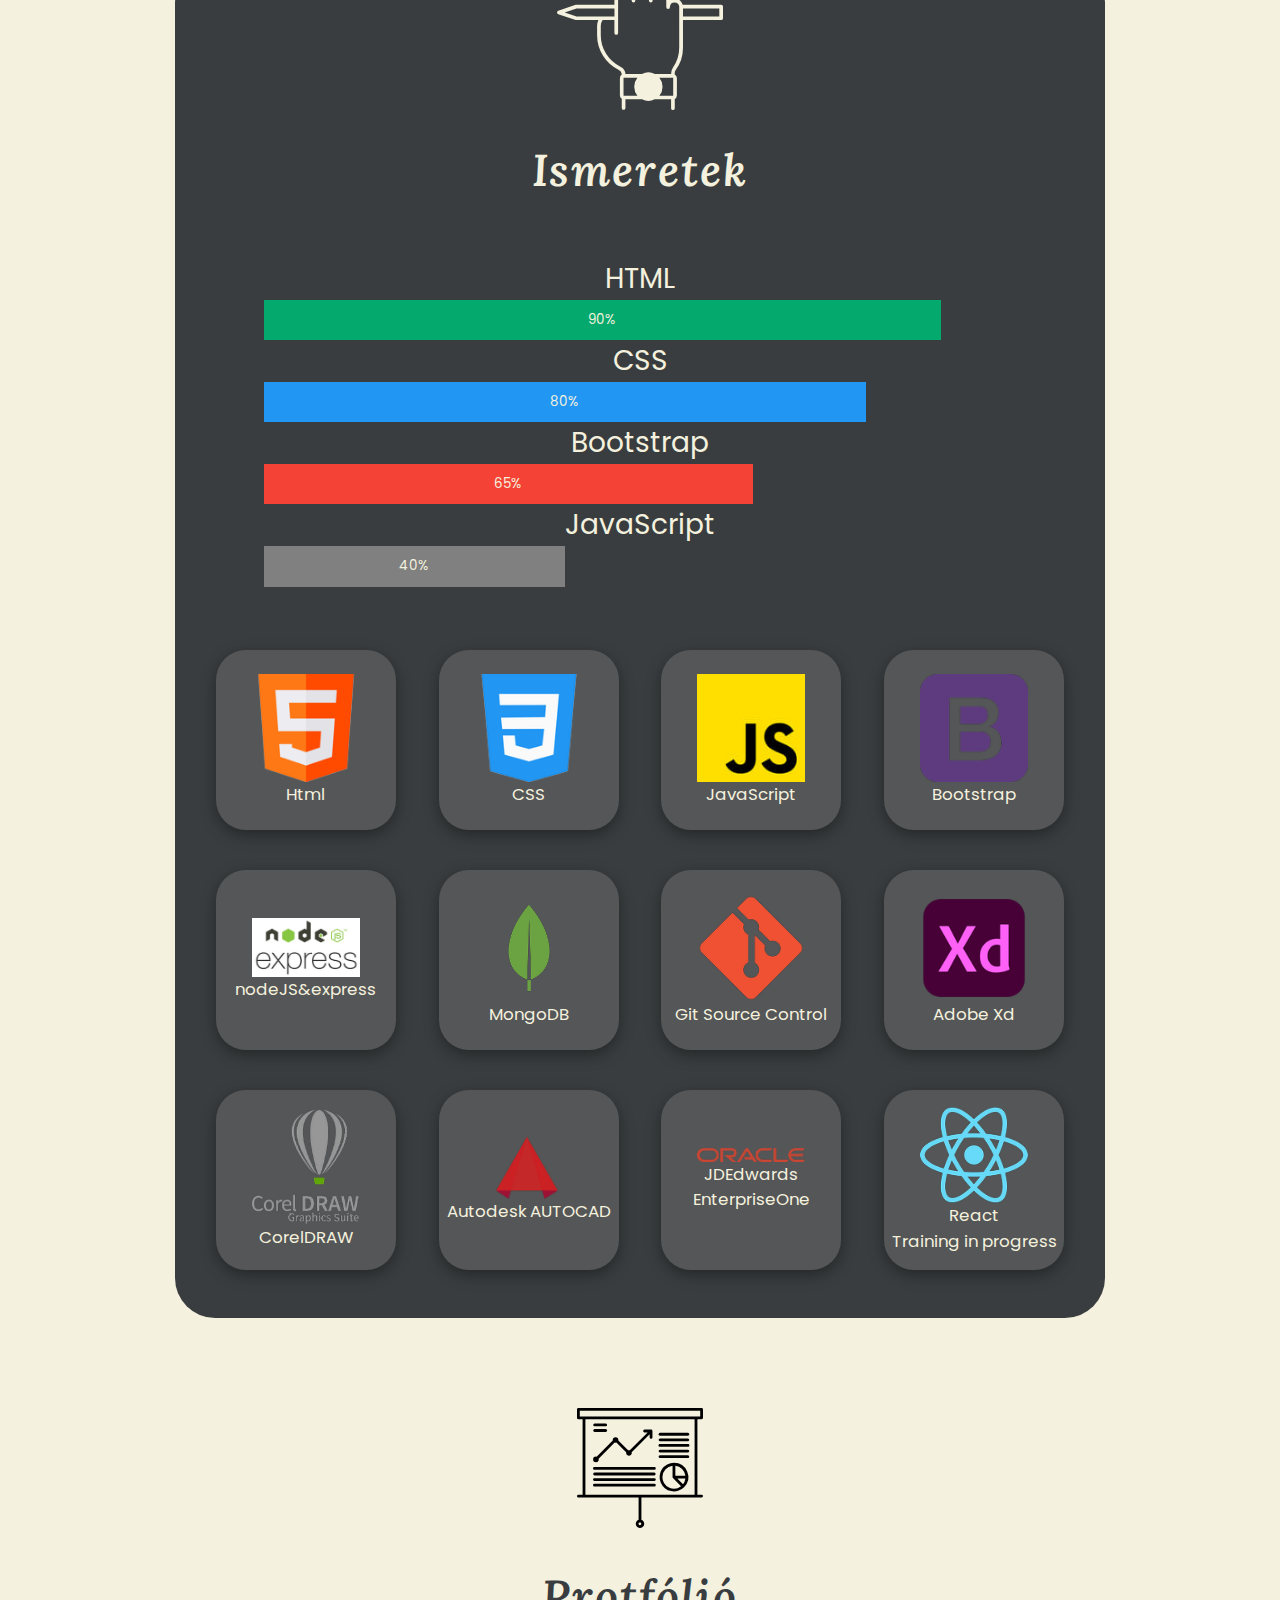
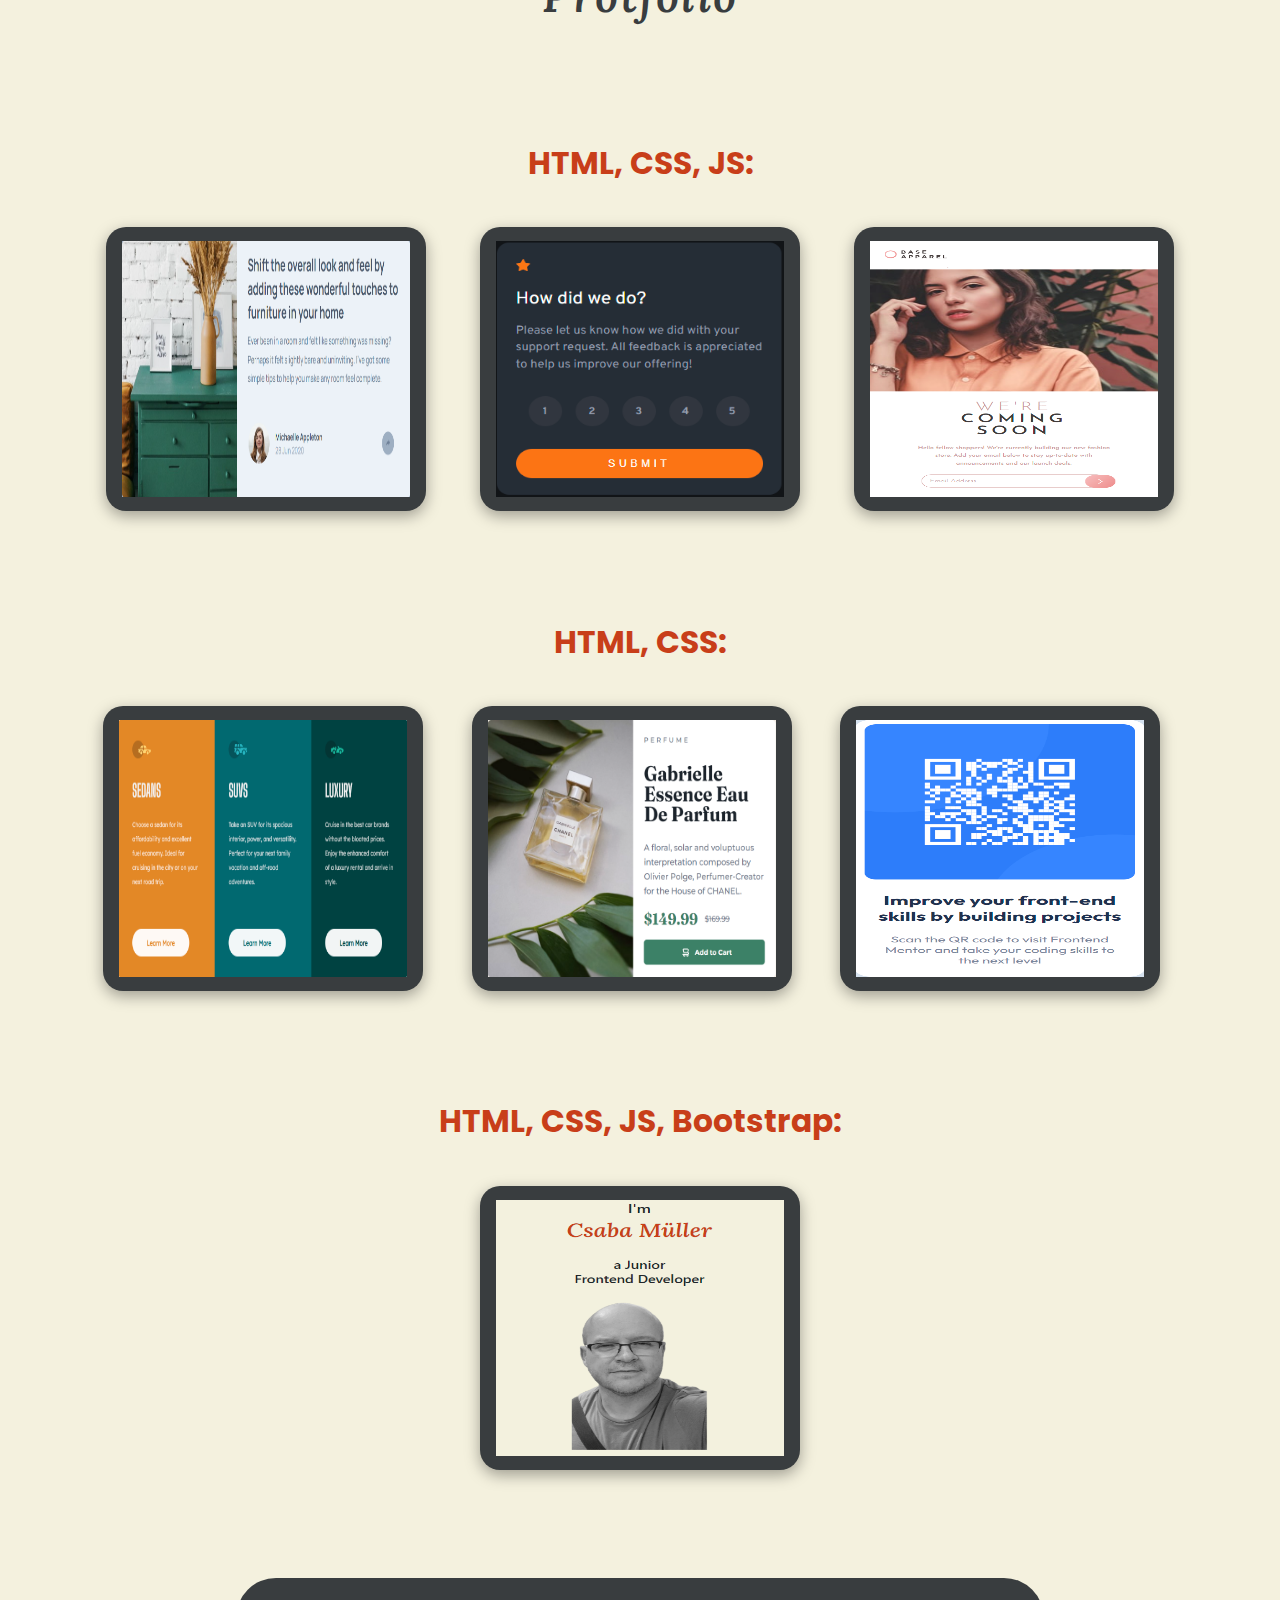
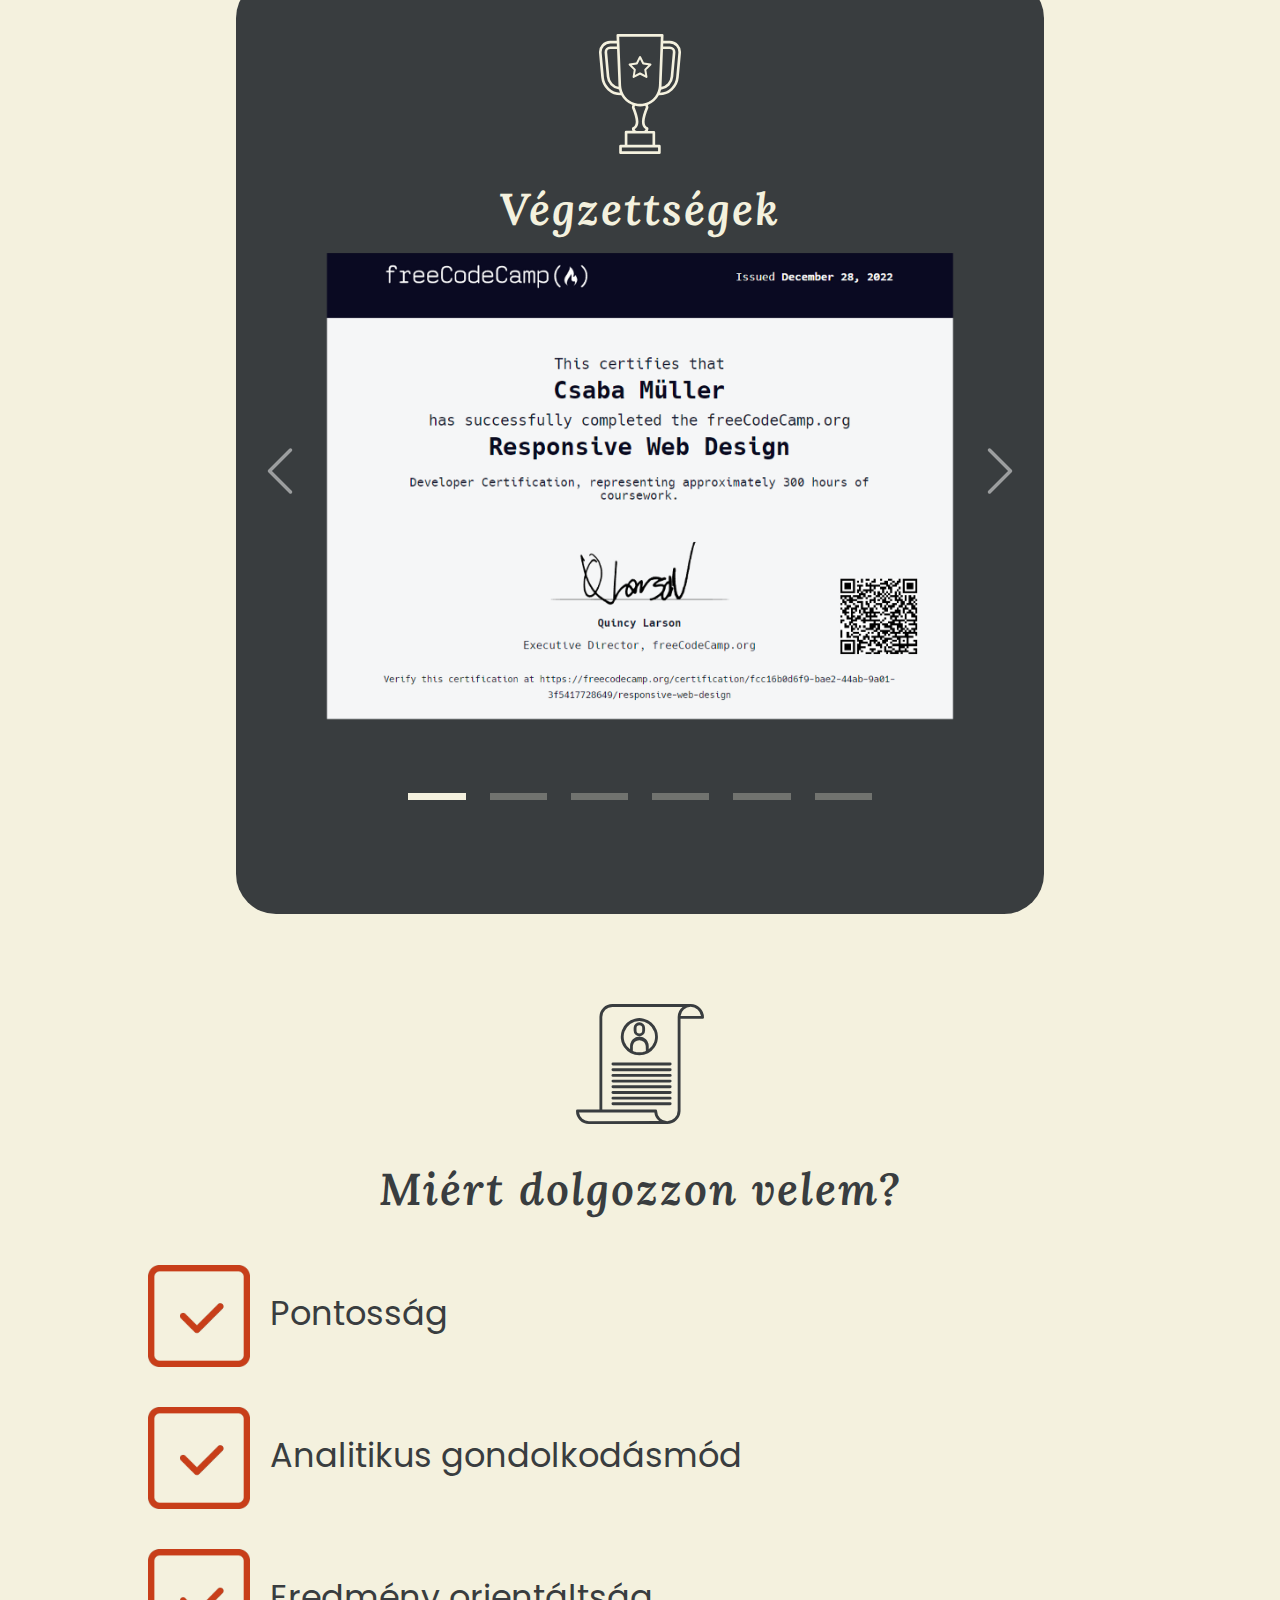
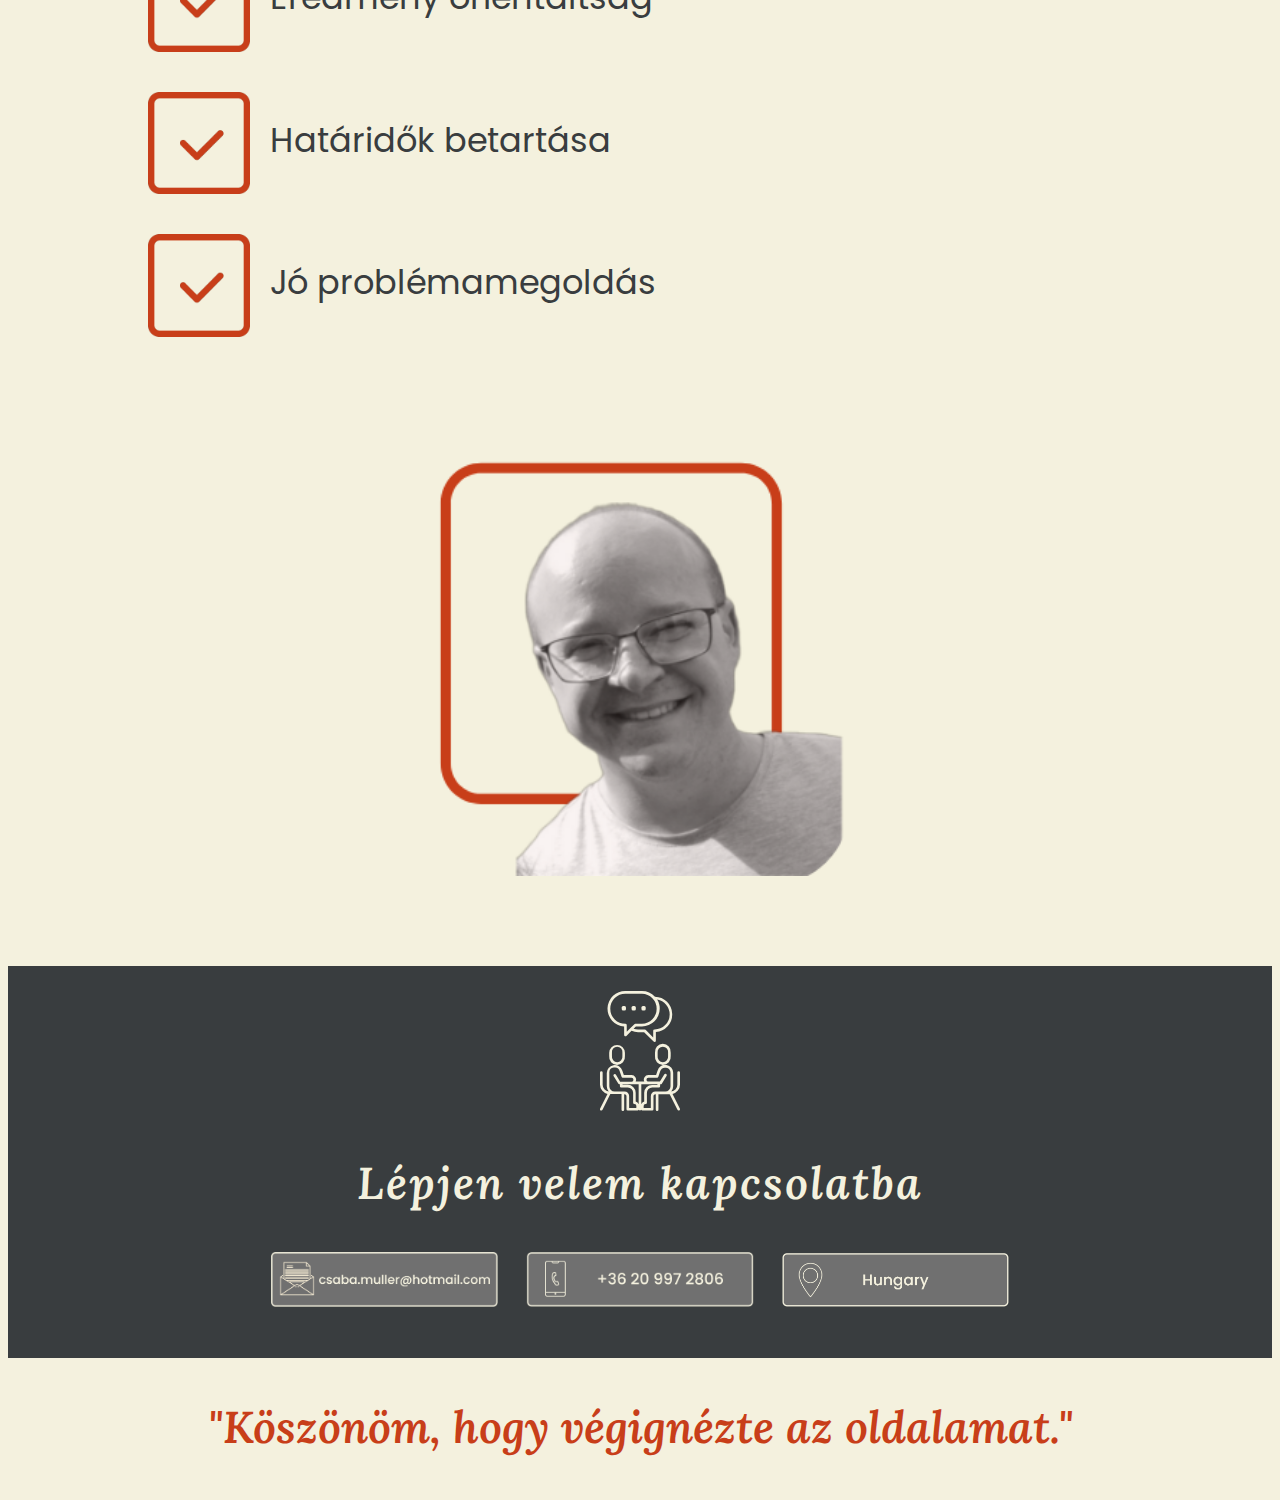
<file: index-hu.html>
<!DOCTYPE html>
<html lang="en">

<head>
    <meta charset="UTF-8">
    <meta http-equiv="X-UA-Compatible" content="IE=edge">
    <meta name="viewport" content="width=device-width, initial-scale=1.0">
    <title>Portfolio</title>
    <link rel="preconnect" href="https://fonts.googleapis.com">
    <link rel="preconnect" href="https://fonts.gstatic.com" crossorigin>
    <link href="https://fonts.googleapis.com/css2?family=Poppins&display=swap" rel="stylesheet">
    <link rel="preconnect" href="https://fonts.googleapis.com">
    <link rel="preconnect" href="https://fonts.gstatic.com" crossorigin>
    <link rel="stylesheet" href="https://cdn.jsdelivr.net/npm/bootstrap-icons@1.9.1/font/bootstrap-icons.css">
    <link rel="preconnect" href="https://fonts.googleapis.com">
    <link rel="preconnect" href="https://fonts.gstatic.com" crossorigin>
    <link href="https://fonts.googleapis.com/css2?family=Lora:ital,wght@0,400;0,500;0,600;1,400;1,600&display=swap"
        rel="stylesheet">
    <link rel="stylesheet"
        href="https://fonts.googleapis.com/css2?family=Material+Symbols+Outlined:opsz,wght,FILL,GRAD@20..48,100..700,0..1,-50..200" />
    <link rel="stylesheet" href="https://cdn.jsdelivr.net/npm/bootstrap@5.0.2/dist/css/bootstrap.min.css"
        integrity="sha384-EVSTQN3/azprG1Anm3QDgpJLIm9Nao0Yz1ztcQTwFspd3yD65VohhpuuCOmLASjC" crossorigin="anonymous">
    <link rel="stylesheet" href="styles/main.css">
    <link rel="stylesheet" href="styles/bootstrap_custom.css">
    <link rel="stylesheet" href="styles/styles.css">


    <link rel="apple-touch-icon" sizes="180x180" href="assets/apple-touch-icon.png">
    <link rel="icon" type="image/png" sizes="32x32" href="assets/favicon-32x32.png">
    <link rel="icon" type="image/png" sizes="16x16" href="assets/favicon-16x16.png">
    <meta name="msapplication-TileColor" content="#da532c">
    <meta name="theme-color" content="#ffffff">

    <script src="https://cdn.jsdelivr.net/npm/bootstrap@5.0.2/dist/js/bootstrap.bundle.min.js"
        integrity="sha384-MrcW6ZMFYlzcLA8Nl+NtUVF0sA7MsXsP1UyJoMp4YLEuNSfAP+JcXn/tWtIaxVXM" crossorigin="anonymous">
    </script>
    <script src="app.js" defer></script>

</head>

<body>
    
        <header>
            <nav class="navbar navbar-expand-lg">
                <div class="navok container-fluid">
                    <div id="logo">
                        <img src="assets/cubes.svg" alt="logo" />
                    </div>
                    <button class="navbar-toggler" type="button" data-bs-toggle="collapse" data-bs-target="#navbarNav"
                        aria-controls="navbarNav" aria-expanded="false" aria-label="Toggle navigation">
                        <span class="navbar-toggler-icon"></span>
                    </button>
                    <div class="collapse navbar-collapse" id="navbarNav">
                        <ul class="navbar-nav">
                            <li class="nav-item">
                                <a class="nav-link" aria-current="page" href="#about">Rólam</a>
                            </li>
                            <li class="nav-item">
                                <a class="nav-link" href="#skills">Ismeretek</a>
                            </li>
                            <li class="nav-item">
                                <a class="nav-link" href="#portfolio">Portfólió</a>
                            </li>
                            <li class="nav-item">
                                <a class="nav-link" href="#cert">Végzettségek</a>
                            </li>
                            <li class="nav-item">
                                <a class="nav-link" href="#why">Miért velem</a>
                            </li>
                        </ul>
                    </div>
                </div>
                <div class=" collapse navbar-collapse" id="navbarNav">
                    <div id="flags-row">
                        <ul id="flags">
                            <li><a href="index.html"><img id="EN" class="disabled" src="assets/england.png" alt="flag_EN"></a></li>
                            <li><a href="index-de.html"><img class="disabled" src="assets/germany.png" alt="flag_GE"></a></li>
                            <li><a href="index-hu.html"><img src="assets/hungary.png" alt="flag_HU"></a></li>
                        </ul>
                    </div>

                </div>
            </nav>
            <div class="progress-container">
                <div class="progress-bar" id="myBar"></div>
            </div>
        </header>
        <main class="container-lg">

            <section id="contactme">
                <div id="iam">
                    <h1><br><em>Müller Csabának </em>hívnak <br>és pályakezdő <br>frontend fejlesztő vagyok</h1>
                </div>
                <div id="picture">
                    <img id="me" src="assets/me_v2.png" alt="me" srcset="">
                </div>
                <div id="available">
                    <a id="button" href="#contact">Kapcsolat</a>
                    <h2>Itt is megtaláható vagyok:</h2>
                    <div id="follow">
                        <a href="https://www.linkedin.com/in/csaba-m%C3%BCller-83574a115/" target="_blank"><img
                                class="icon" src="assets/linkedin.svg" alt="linkedin-logo" srcset=""></a>
                        <a href="https://github.com/Csabooo" target="_blank"><img class="icon"
                                src="assets/github-mark.svg" alt="github-logo" srcset=""></a>
                        <a href="https://www.frontendmentor.io/profile/Csabooo" target="_blank"><img class="icon"
                                src="assets/favicon-32x32-mentor black.png" alt="frontend-mentor-icon" srcset=""></a>
                    </div>
                </div>

            </section>

            <section class="about">
                <a name="about"></a>
                <p class="address-dark">Rólam</p>
                <p class="normal" id="myId">Jelenleg minőségügyi mérnökként dolgozom egy multinacionális vállalatnál. Eleinte csak hobbiból kezdtem el programozással foglalkozni.</p>
                <p class="normal">Viszont nagyon hamar rájöttem, hogy a jövőben főállásban is frontend fejlesztő mérnökként szeretnék dolgozni.</p>
                <p class="normal">Szorgalmasan képzem magamat autodidakta módon. Több kisebb, élő projektben van már. Kérem tekintse meg őket a lent található portfólió résznél. </p>
                <p class="normal"> Örülnék, ha lehetőséget adnának egy személyes bemutatkozásra is.</p>
            </section>

            <section>
                <a name="skills"></a>
                <div class="box text-center skills">
                    <img class="icons" src="assets/skill.svg" alt="skills_icon">
                    <p class="address">
                        Ismeretek
                    </p>
                    <section class="skill-bar">
                        <p>HTML</p>
                        <div class="container-skill">
                            <div class="skill-line html">90%</div>
                        </div>
                        <p>CSS</p>
                        <div class="container-skill">
                            <div class="skill-line css">80%</div>
                        </div>
                        <p>Bootstrap</p>
                        <div class="container-skill">
                            <div class="skill-line bs">65%</div>
                        </div>
                        <p>JavaScript</p>
                        <div class="container-skill">
                            <div class="skill-line js">40%</div>
                        </div>
                    </section>


                    <div class="row">
                        <div class="col-sm-6 col-lg-3 col-xl d-flex justify-content-center">
                            <a href="https://en.wikipedia.org/wiki/HTML" target="_blank">
                                <div class="d-flex flex-column square justify-content-center">
                                    <img src="assets/html.png" alt="html_logo" srcset="">
                                    <p>Html</p>
                                </div>
                            </a>
                        </div>
                        <div class="col-sm-6 col-lg-3 col-xl d-flex justify-content-center">
                            <a href="https://en.wikipedia.org/wiki/CSS" target="_blank">
                                <div class="d-flex flex-column square justify-content-center">
                                    <img src="assets/css-3.png" alt="css_logo" srcset="">
                                    <p>CSS</p>
                                </div>
                            </a>
                        </div>
                        <div class="col-sm-6 col-lg-3 col-xl d-flex justify-content-center">
                            <a href="https://en.wikipedia.org/wiki/JavaScript" target="_blank">
                                <div class="d-flex flex-column square justify-content-center">
                                    <img src="assets/js.jpg" alt="js_logo" srcset="">
                                    <p>JavaScript</p>
                                </div>
                            </a>
                        </div>
                        <div class="col-sm-6 col-lg-3 col-xl d-flex justify-content-center">
                            <a href="https://en.wikipedia.org/wiki/Bootstrap_(front-end_framework)" target="_blank">
                                <div class="d-flex flex-column square justify-content-center">
                                    <img src="assets/bootstrap.png" alt="bootstrap_logo" srcset="">
                                    <p>Bootstrap</p>
                                </div>
                            </a>
                        </div>
                    </div>
                    <div class="row">
                        <div class="col-sm-6 col-lg-3 col-xl d-flex justify-content-center">
                            <a href="https://en.wikipedia.org/wiki/Node.js" target="_blank">
                                <div class="d-flex flex-column square justify-content-center">
                                    <img src="assets/nodeJS.jpg" alt="nodejs_logo" srcset="">
                                    <p>nodeJS&express</p>
                                </div>
                            </a>
                        </div>
                        <div class="col-sm-6 col-lg-3 col-xl d-flex justify-content-center">
                            <a href="https://en.wikipedia.org/wiki/MongoDB" target="_blank">
                                <div class="d-flex flex-column square justify-content-center">
                                    <img src="assets/mongo.png" alt="nodejs_logo" srcset="">
                                    <p>MongoDB</p>
                                </div>
                            </a>
                        </div>
                        <div class="col-sm-6 col-lg-3 col-xl d-flex justify-content-center">
                            <a href="https://en.wikipedia.org/wiki/Git" target="_blank">
                                <div class="d-flex flex-column square justify-content-center">
                                    <img src="assets/git.png" alt="git_logo" srcset="">
                                    <p>Git Source Control</p>
                                </div>
                            </a>
                        </div>
                        <div class="col-sm-6 col-lg-3 col-xl d-flex justify-content-center">
                            <a href="https://en.wikipedia.org/wiki/Adobe_XD" target="_blank">
                                <div class="d-flex flex-column square justify-content-center">
                                    <img src="assets/xd.png" alt="xd_logo" srcset="">
                                    <p>Adobe Xd</p>
                                </div>
                            </a>
                        </div>
                    </div>
                    <div class="row">
                        <div class="col-sm-6 col-lg-3 col-xl d-flex justify-content-center">
                            <a href="https://en.wikipedia.org/wiki/CorelDRAW" target="_blank">
                                <div class="d-flex flex-column square justify-content-center">
                                    <img src="assets/CorelDraw_logo.svg.png" alt="corel_logo" srcset="">
                                    <p>CorelDRAW</p>
                                </div>
                            </a>
                        </div>
                        <div class="col-sm-6 col-lg-3 col-xl d-flex justify-content-center">
                            <a href="https://en.wikipedia.org/wiki/AutoCAD" target="_blank">
                                <div class="d-flex flex-column square justify-content-center">
                                    <img src="assets/autocad-logos-517974.png" alt="autocad_logo" srcset="">
                                    <p>Autodesk AUTOCAD</p>
                                </div>
                            </a>
                        </div>
                        <div class="col-sm-6 col-lg-3 col-xl d-flex justify-content-center">
                            <a href="https://en.wikipedia.org/wiki/JD_Edwards" target="_blank">
                                <div class="d-flex flex-column square justify-content-center">
                                    <img src="assets/Oracle_logo.svg.png" alt="oracle_logo" srcset="">
                                    <p>JDEdwards EnterpriseOne</p>
                                </div>
                            </a>
                        </div>
                        <div class="col-sm-6 col-lg-3 col-xl d-flex justify-content-center">
                            <a href="https://en.wikipedia.org/wiki/React_(JavaScript_library)" target="_blank">
                                <div class="d-flex flex-column square justify-content-center">
                                    <img src="assets/react.png" alt="react_logo" srcset="">
                                    <p>React<br>Training in progress</p>
                                </div>
                            </a>
                        </div>
                    </div>

                </div>
            </section>
            <section class="about text-center ">
                <a name="portfolio"></a>
                <img class="icons" src="assets/presentation.svg" alt="presentation_icon">
                <p class="address-dark">Protfólió</p>
                <div class="container-lg">
                    <p id="normal-portfolio">HTML, CSS, JS:</p>
                    <div class="row">
                        <!--  FLIP CARD -->
                        <div class="col-lg-4 d-flex justify-content-center">
                            <div class="flip-card">
                                <div class="flip-card-inner">
                                    <div class="flip-card-front">
                                        <img src="images/article-preview.png" alt="article-preview-picture">
                                    </div>
                                    <div class="flip-card-back">
                                        <div class="flip-card-back-follow">
                                            <p>Article preview component projekt:</p>
                                            <a href="https://csabooo.github.io/frontendmentor-06_article-preview-component-master"
                                                target="_blank"><span class="material-symbols-outlined">web</span></a>
                                            <a href="https://github.com/Csabooo/frontendmentor-06_article-preview-component-master"
                                                target="_blank"><img src="assets/github-mark.svg" alt="github"
                                                    srcset=""></a>
                                        </div>
                                    </div>
                                </div>
                            </div>
                        </div>
                        <!--  FLIP CARD -->
                        <!--  FLIP CARD -->
                        <div class="col-lg-4 d-flex justify-content-center">
                            <div class="flip-card">
                                <div class="flip-card-inner">
                                    <div class="flip-card-front">
                                        <img src="images/interactive-rating.png" alt="interactive-rating-picture">
                                    </div>
                                    <div class="flip-card-back">
                                        <div class="flip-card-back-follow">
                                            <p>Interactive rating component projekt:</p>
                                            <a href="https://csabooo.github.io/frontendmentor-05-interactive-rating-component"
                                                target="_blank"><span class="material-symbols-outlined">web</span></a>
                                            <a href="https://github.com/Csabooo/frontendmentor-05-interactive-rating-component"
                                                target="_blank"><img src="assets/github-mark.svg" alt="github"
                                                    srcset=""></a>
                                        </div>
                                    </div>
                                </div>
                            </div>
                        </div>
                        <!--  FLIP CARD -->
                        <!--  FLIP CARD -->
                        <div class="col-lg-4 d-flex justify-content-center">
                            <div class="flip-card">
                                <div class="flip-card-inner">
                                    <div class="flip-card-front">
                                        <img src="images/base-apparel.png" alt="base-apparel-picture">
                                    </div>
                                    <div class="flip-card-back">
                                        <div class="flip-card-back-follow">
                                            <p>Base apparel coming soon page projekt:</p>
                                            <a href="https://csabooo.github.io/frontendmentor-04-base-apparel-coming-soon-page"
                                                target="_blank"><span class="material-symbols-outlined">web</span></a>
                                            <a href="https://github.com/Csabooo/frontendmentor-04-base-apparel-coming-soon-page"
                                                target="_blank"><img src="assets/github-mark.svg" alt="github"
                                                    srcset=""></a>
                                        </div>
                                    </div>
                                </div>
                            </div>
                        </div>
                        <!--  FLIP CARD -->
                        <p id="normal-portfolio">HTML, CSS:</p>
                        <!--  FLIP CARD -->
                        <div class="row">

                            <div class="col-lg-4 d-flex justify-content-center">
                                <div class="flip-card">
                                    <div class="flip-card-inner">
                                        <div class="flip-card-front">
                                            <img src="images/three-column.png" alt="three-column-picture">
                                        </div>
                                        <div class="flip-card-back">
                                            <div class="flip-card-back-follow">
                                                <p>Three column preview card component projekt:</p>
                                                <a href="https://csabooo.github.io/frontendmentor-03-column-preview-card-component"
                                                    target="_blank"><span
                                                        class="material-symbols-outlined">web</span></a>
                                                <a href="https://github.com/Csabooo/frontendmentor-03-column-preview-card-component"
                                                    target="_blank"><img src="assets/github-mark.svg" alt="github"
                                                        srcset=""></a>
                                            </div>
                                        </div>
                                    </div>
                                </div>
                            </div>
                            <!--  FLIP CARD -->



                            <!--  FLIP CARD -->
                            <div class="col-lg-4 d-flex justify-content-center">
                                <div class="flip-card">
                                    <div class="flip-card-inner">
                                        <div class="flip-card-front">
                                            <img src="images/product-preview-card.png"
                                                alt="product-preview-card-picture">
                                        </div>
                                        <div class="flip-card-back">
                                            <div class="flip-card-back-follow">
                                                <p>Product preview card projekt:</p>
                                                <a href="https://csabooo.github.io/frontendmentor-02-product-preview-card"
                                                    target="_blank"><span
                                                        class="material-symbols-outlined">web</span></a>
                                                <a href="https://github.com/Csabooo/frontendmentor-02-product-preview-card"
                                                    target="_blank"><img src="assets/github-mark.svg" alt="github"
                                                        srcset=""></a>
                                            </div>
                                        </div>
                                    </div>
                                </div>
                            </div>
                            <!--  FLIP CARD -->
                            <!--  FLIP CARD -->
                            <div class="col-lg-4 d-flex justify-content-center">
                                <div class="flip-card">
                                    <div class="flip-card-inner">
                                        <div class="flip-card-front">
                                            <img src="images/qr-code.png" alt="qr-code-picture">
                                        </div>
                                        <div class="flip-card-back">
                                            <div class="flip-card-back-follow">
                                                <p>QR code component projekt:</p>
                                                <a href="https://csabooo.github.io/frontendmentor-01-qr-code-component"
                                                    target="_blank"><span
                                                        class="material-symbols-outlined">web</span></a>
                                                <a href="https://github.com/Csabooo/frontendmentor-01-qr-code-component"
                                                    target="_blank"><img src="assets/github-mark.svg" alt="github"
                                                        srcset=""></a>
                                            </div>
                                        </div>
                                    </div>
                                </div>
                            </div>
                        </div>
                        <!--  FLIP CARD -->
                        <p id="normal-portfolio">HTML, CSS, JS, Bootstrap:</p>
                        <!--  FLIP CARD -->
                        <div class="col-lg-4 d-flex justify-content-center">
                        </div>
                        <div class="col-lg-4 d-flex justify-content-center">
                            <div class="flip-card">
                                <div class="flip-card-inner">
                                    <div class="flip-card-front">
                                        <img src="images/portfolio.png" alt="portfolio-png">
                                    </div>
                                    <div class="flip-card-back">
                                        <div class="flip-card-back-follow">
                                            <p>My portfolio page:</p>
                                            <a href="https://csabooo.github.io/portfolio/" target="_blank"><span
                                                    class="material-symbols-outlined">web</span></a>
                                            <a href="https://github.com/Csabooo/portfolio" target="_blank"><img
                                                    src="assets/github-mark.svg" alt="github" srcset=""></a>
                                        </div>
                                    </div>
                                </div>
                            </div>
                        </div>
                        <div class="col-lg-4 d-flex justify-content-center">
                        </div>
                        <!--  FLIP CARD -->
                    </div>
                </div>


            </section>

            <section>
                <a name="cert"></a>
                <div class="text-center certificates">
                    <img class="icons" src="assets/achievement.svg" alt="achievement_icon">
                    <p class="address">Végzettségek</p>

                    <div id="carouselExampleIndicators" class="carousel slide" data-bs-ride="carousel">
                        <div class="carousel-indicators">
                            <button type="button" data-bs-target="#carouselExampleIndicators" data-bs-slide-to="0"
                                class="active" aria-current="true" aria-label="Slide 0"></button>
                            <button type="button" data-bs-target="#carouselExampleIndicators" data-bs-slide-to="1"
                                aria-label="Slide 1"></button>
                            <button type="button" data-bs-target="#carouselExampleIndicators" data-bs-slide-to="2"
                                aria-label="Slide 2"></button>
                            <button type="button" data-bs-target="#carouselExampleIndicators" data-bs-slide-to="3"
                                aria-label="Slide 3"></button>
                            <button type="button" data-bs-target="#carouselExampleIndicators" data-bs-slide-to="4"
                                aria-label="Slide 4"></button>
                            <button type="button" data-bs-target="#carouselExampleIndicators" data-bs-slide-to="5"
                                aria-label="Slide 5"></button>
                        </div>
                        <div class="carousel-inner">
                            <div class="carousel-item active">
                                <img src="images/freecodecamp-responsive-web-design-2022-EN-2.png" class="d-block w-100"
                                    alt="freecodecamp-responsive-web-design-2022">
                            </div>
                            <div class="carousel-item">
                                <img src="images/freecodecamp-js-alg-and-data-structures-2022-EN-2.png"
                                    class="d-block w-100" alt="freecodecamp-responsive-web-design-2022">
                            </div>

                            <div class="carousel-item">
                                <img src="images/01_Adobe Xd Masterclass - UI_UX Design From Scratch 2022 EN.png"
                                    class="d-block w-100" alt="UI_UX-Design-2022-EN">
                            </div>
                            <div class="carousel-item">
                                <img src="images/02_100 Days of Code -2022 EN.png" class="d-block w-100"
                                    alt="100-days-code-2022-EN">
                            </div>
                            <div class="carousel-item">
                                <img src="images/03_The Bootstrap 4 Bootcamp 2022 EN.png" class="d-block w-100"
                                    alt="bootstrap-4-bootcamp-2022-EN">
                            </div>
                            <div class="carousel-item">
                                <img src="images/04_The Complete 2022 Web Development Bootcamp 2021 EN.png"
                                    class="d-block w-100" alt="complete-2022-web-dev-2021-EN">
                            </div>
                        </div>
                        <button class="carousel-control-prev" type="button" data-bs-target="#carouselExampleIndicators"
                            data-bs-slide="prev">
                            <span class="carousel-control-prev-icon" aria-hidden="true"></span>
                            <span class="visually-hidden">Previous</span>
                        </button>
                        <button class="carousel-control-next" type="button" data-bs-target="#carouselExampleIndicators"
                            data-bs-slide="next">
                            <span class="carousel-control-next-icon" aria-hidden="true"></span>
                            <span class="visually-hidden">Next</span>
                        </button>
                    </div>
                </div>
            </section>

            <section class="about">
                <a name="why"></a>
                <img class="icons" src="assets/cover letter.svg" alt="cover_letter_icon">
                <p class="address-dark">Miért dolgozzon velem?</p>
                <ul id="why_list">
                    <li><img src="assets/check_red.png" alt="checked_symbol" srcset="">Pontosság</li>
                    <li><img src="assets/check_red.png" alt="checked_symbol" srcset="">Analitikus gondolkodásmód</li>
                    <li><img src="assets/check_red.png" alt="checked_symbol" srcset="">Eredmény orientáltság</li>
                    <li><img src="assets/check_red.png" alt="checked_symbol" srcset="">Határidők betartása</li>
                    <li><img src="assets/check_red.png" alt="checked_symbol" srcset="">Jó problémamegoldás</li>
                </ul>
                <img id="me2" src="assets/me2.png" alt="me" srcset="">
            </section>

        </main>

    <div class="container-fluid">
        <section>
            <div id="contact" class="container-fluid text-center">
                <img class="icons" src="assets/communication_chat.svg" alt="communication_icon">
                <p class="address">Lépjen velem kapcsolatba</p>
                <div id="contact-data">
                    <a href="mailto:csaba.muller@hotmail.com"><img src="assets/contact_name.png" alt="email"
                            srcset=""></a>
                    <img src="assets/contact_phone.png" alt="phone" srcset="">
                    <img src="assets/contact_location.png" alt="location" srcset="">
                </div>

            </div>
        </section>
    </div>
    <footer>
        <h1 class="text-center"><b><em>"Köszönöm, hogy végignézte az oldalamat."</em></b></h1>
    </footer>
</body>

</html>
</file>
<file: styles/styles.css>
:root {
  --light-yellow: #f4f1de;
  --dark-grey: #393d3f;
  --red-panda: #c83e19;
}

* {
  box-sizing: border-box;
  font-family: "Poppins", sans-serif;

}

a {
  text-decoration: none;
}

.about {
  margin: 10% 0;
  text-align: center;
}

.about p {
  font-family: lora;
  font-style: italic;
  font-weight: 400;
  font-size: 3rem;
  color: var(--dark-grey);
  margin-bottom: 2rem;
}

p.address,
p.address-dark {
  margin-top: 3%;
  font-size: 3rem;
  font-weight: 600;
  letter-spacing: 2px;
}

body {
  background-color: var(--light-yellow);
  margin: 0;
  padding: 0;
}

#button {
  display: block;
  font-family: "Poppins", sans-serif;
  text-decoration: none;
  background-color: var(--dark-grey);
  color: var(--light-yellow);
  padding: 5% 7%;
  border-radius: 8px;
  transition-duration: 0.4s;
  font-size: 1.8rem;
  text-align: center;
  margin: 10% auto;
}

#button:hover {
  background-color: var(--red-panda);
}

.certificates {
  background-color: var(--dark-grey);
  padding: 5% 5%;
  border-radius: 40px;
}

.container-fuid.box {
  box-shadow: rgba(0, 0, 0, 0.35) 0px 5px 15px;
}


#container {
  background-color: var(--light-yellow);
}

#container-lg {
  margin: 0 auto;
}

#contactme {
  display: flex;
  flex-direction: column;
  justify-content: center;
  margin-top: 7rem;
  width: 90%;
  align-items: center;
  margin-top: 25%;
  margin-left: auto;
  margin-right: auto;
}


.collapse {
  display: flex;
  align-content: center;
  justify-content: center;
  padding: 0;
}

.disabled {
  opacity: 0.4;
  transition: 0.5s;
}

.disabled:hover {
  opacity: 1;
}

em {
  font-family: lora;
  font-style: italic;
  font-size: 3rem;
  color: var(--red-panda);
}

#follow {
  display: flex;
  flex-direction: row;
  align-items: center;
  justify-content: center;

}

#follow img {
  display: inline;
  height: 80px;
  padding: 15%;
}

#contact {
  background-color: var(--dark-grey);
  display: flex;
  flex-direction: column;
  justify-content: center;
  align-items: center;
  padding: 10% 0;
}

#contact img:not(.icons) {
  display: inline-block;
  width: 80%;
  margin: 0 auto;
  padding: 5% 1%;
}

em {
  font-weight: 600;
}

#flags-row {
  padding-right: 5%;
  margin-bottom: 2%;
}

#flags {
  display: flex;
  justify-content: flex-end;
  align-items: center;
  margin: auto 0;
  gap: 9%;
}


#flags li {
  list-style: none;
}


footer h1 {
  margin: 7% 0;
}

/*--------------FLIP CARD------------------*/

/* The flip card container - set the width and height to whatever you want. We have added the border property to demonstrate that the flip itself goes out of the box on hover (remove perspective if you don't want the 3D effect */
.flip-card {
  box-sizing: border-box;
  padding: 5% 0;
  width: 330px;
  height: 330px;
}

/* This container is needed to position the front and back side */
.flip-card-inner {
  width: 100%;
  height: 100%;
  transition: transform 0.8s;
  transform-style: preserve-3d;
}


/* Do an horizontal flip when you move the mouse over the flip box container */
.flip-card:hover .flip-card-inner {
  transform: rotateY(180deg);
  /* cursor: pointer; */
}

/* Position the front and back side */
.flip-card-front,
.flip-card-back {
  position: absolute;
  box-shadow: rgba(0, 0, 0, 0.35) 0px 5px 15px;
  width: 100%;
  height: 100%;
  display: flex;
  justify-content: center;
  align-items: center;
  -webkit-backface-visibility: hidden;
  /* Safari */
  backface-visibility: hidden;
}

/* Style the front side (fallback if image is missing) */
.flip-card-front {
  background-color: var(--dark-grey);
  border-radius: 20px;

}

.flip-card-front img {
  width: 90%;
  height: 90%;
}

/* Style the back side */
.flip-card-back {
  background-color: var(--red-panda);
  color: var(--light-yellow);
  transform: rotateY(180deg);
  border-radius: 20px;
}

.flip-card-back-follow p {
  font-family: "Poppins", sans-serif;
  font-style: normal;
  font-size: 1.5rem;
  color: var(--light-yellow);
}

.flip-card-back-follow a img {
  height: 40%;
  width: max-content;
  color: var(--dark-grey);
}


/*--------------FLIP CARD------------------*/

h1 {
  color: var(--dark-grey);
  font-family: "Poppins", sans-serif;
  padding-top: 3%;
  font-size: 2.2rem;
  text-align: center;
}

h2 {
  color: var(--dark-grey);
  text-align: center;
  font-size: 1.8rem;
  padding: 3% 0 1% 0;
}


header {
  position: fixed;
  height: 80px;
  width: 100%;
  top: 0;
  left: 0;
  z-index: 999;

}

html {
  /*   box-sizing: border-box;
 */
  display: flex;
  background-color: var(--light-yellow);
  color: var(--dark-grey);
  font-family: "Poppins", sans-serif;
  justify-content: center;
  align-items: center;
  box-sizing: border-box;

  font-size: 0.6rem;

}

#iam p {
  color: var(--dark-grey);
  text-align: center;
  font-family: "Poppins", sans-serif;
  font-style: normal;
  font-size: 2rem;
}

li {
  font-size: 2rem;
}

#logo {
  padding: 1rem 0 1rem 0;
}

main {
  display: flex;
  justify-content: center;
  align-items: center;
  flex-direction: column;
  width: 85%;
  margin: 0 auto;
}

.material-symbols-outlined {
  font-variation-settings:
    'FILL'0,
    'wght'400,
    'GRAD'0,
    'opsz'48;
  color: var(--light-yellow);
  font-size: 12rem;
  vertical-align: middle;
}


.nav-link {
  color: var(--light-yellow);
  font-size: 1.5rem;
  margin: 0 2rem;
}

.nav-link:hover {
  color: var(--red-panda);
  font-size: 1.5rem;
}

.navbar {
  padding: 0;
  background-color: var(--dark-grey);
  color: var(--light-yellow);
}


button.navbar-toggler {
  margin-right: 1.5rem;
}

.navbar-toggler {
  border-color: var(--light-yellow);
}

.navbar-toggler-icon {
  background-image: url("data:image/svg+xml,%3csvg xmlns='http://www.w3.org/2000/svg' viewBox='0 0 30 30'%3e%3cpath stroke='rgba%28244, 241, 222,1%29' stroke-linecap='round' stroke-miterlimit='10' stroke-width='2' d='M4 7h22M4 15h22M4 23h22'/%3e%3c/svg%3e")
}

#navs {
  display: flex;
  align-content: center;
  justify-content: center;

}


#navs ul li a {
  color: var(--light-yellow);
  text-decoration: none;
}

#navs ul li a:hover {
  color: var(--light-yellow);
  text-decoration: underline var(--red-panda);
}



#normal-portfolio {
  font-family: "Poppins", sans-serif;
  font-style: normal;
  font-weight: 700;
  text-align: center;
  font-size: 2.8em;
  padding: 8% 0 0 0;
  color: var(--red-panda);
}

#me {
  --_g: 10% /45% 45% no-repeat linear-gradient(#000 0 0);
  --m:
    left var(--_i, 0%) top var(--_g),
    bottom var(--_i, 0%) left var(--_g),
    top var(--_i, 0%) right var(--_g),
    right var(--_i, 0%) bottom var(--_g);
  -webkit-mask: var(--m);
  mask: var(--m);
  outline-offset: -200vmax;
  transition: .3s linear;
  cursor: pointer;
  padding-bottom: 6%;
  width: 90%;
  display: block;
}

#me:hover {
  --_i: 10%;
  outline-color: #0000;
}

p {
  font-family: lora;
  font-style: italic;
  font-weight: 400;
  font-size: 0.5rem;
  color: var(--light-yellow);
}

p.normal {
  font-family: "Poppins", sans-serif;
  font-style: normal;
  text-align: justify;
  font-size: 2rem;
  padding: 0.1% 4%;
}

p.normal#myId {
  text-indent: 4rem;
}

.progress-container {
  width: 100%;
  height: 8px;
  background: #ccc;
  position: fixed;

}

.progress-bar {
  height: 8px;
  background: var(--red-panda);
  width: 0%;
}



.portfolio {
  margin: 100px auto;
}

.portfolio img {
  padding: 10px;
  width: 508px;
  height: auto;
  border-radius: 40px;
}

.skills {
  background-color: var(--dark-grey);
  padding: 8% 0 8% 0;
  border-radius: 40px;
}


#skills {
  font-size: 4rem;
}

.square {
  box-sizing: border-box;
  background-color: rgb(112, 112, 112, 0.5);
  width: 200px;
  height: 200px;

  border-radius: 30px;
  margin: 10% 0;
  transition-duration: 0.4s;
  box-shadow: rgba(0, 0, 0, 0.35) 0px 5px 15px;
}

.square:hover {
  background-color: var(--red-panda);
  cursor: pointer;
}


.square img {
  width: 100%;
  max-width: 60%;
  height: auto;
  margin: 0 auto
}

.square p {
  font-family: "Poppins", sans-serif;
  font-style: normal;
  font-size: 1.5rem;
  margin: 0;
}


.table {
  padding: 10% 0 10% 0;
}


#why_list {
  padding: 5% 0 5% 0;
  text-align: left;
  list-style: none;
  font-family: "Poppins", sans-serif;
  font-size: 1.6rem;
  color: var(--dark-grey);
  width: 1000px;
  display: inline;

}

#why_list img {
  width: 10%;
  margin: 20px 20px;
}

img.icons {
  max-width: max-content;
  /*   padding-right: 20px;
 */
}

div.containers {
  background-color: var(--light-yellow);
  text-align: center;
  padding: 0;
  margin: 0;
}

div.containers p {
  margin: 0;
}

/*--------------SKILLBAR------------------*/

/* Make sure that padding behaves as expected */
* {
  box-sizing: border-box
}

/* Container for skill bars */
.container-skill {
  width: 100%;
  /* Full width */
  background-color: var(--dark-grey);
  /* Grey background */
  color: var(--light-yellow);
  padding: 0 7%;
}

.skill-bar {
  padding: 5% 0 5% 0;
  font-family: "Poppins", sans-serif;

}

.skill-bar p {
  font-family: "Poppins", sans-serif;
  font-style: normal;
  font-size: 1.5rem;
  padding: 1% 0;
  margin: 4% 0;
}


.skill-line {
  text-align: center;
  /* Right-align text */
  padding-top: 10px;
  /* Add top padding */
  padding-bottom: 10px;
  /* Add bottom padding */
  color: var(--light-yellow);
  /* White text color */
  font-size: 1rem;
}

.html {
  width: 90%;
  background-color: #04AA6D;
}

/* Green */

.css {
  width: 80%;
  background-color: #2196F3;
}

/* Blue */

.bs {
  width: 65%;
  background-color: #f44336;
}

/* Red */

.js {
  width: 40%;
  background-color: #808080;
}

/* Dark Grey */


/*--------------SKILLBAR------------------*/



/* Small devices (portrait tablets and large phones, 600px and up) */
@media only screen and (min-width: 576px) {


  .certificates {
    margin: 0 auto;
    width: 99%;
  }

  .flip-card {
    box-sizing: border-box;
    padding: 5% 0;
    width: 420px;
    height: 420px;
  }

  html {

    font-size: 1rem;
  }

  #me2 {
    display: inline-block;
    width: 40%;
    height: auto;
    padding-top: 10%;
  }


  .square {
    width: 220px;
    height: 220px;

  }

  #why_list {
    font-size: 2rem;
  }
}


/* Large devices (laptops/desktops, 992px and up) */
@media only screen and (min-width: 992px) {

  .about {
    margin: 8% 0px;
  }

  #available {
    grid-area: number3;
  }

  #available h2 {
    text-align: left;
  }


  #button {
    display: inline-block;
    padding: 3% 10%;
    margin-bottom: 10%;
  }

  .certificates {
    padding: 5% 5%;
    width: 72%;
    margin: 0 auto;
  }


  #contact {
    padding: 2% 0;
    margin: 0;
  }


  #contact img:not(.icons) {
    width: 20%;
    padding: 2% 1%;
  }

  #contactme {
    margin-top: 10%;
    display: grid;
    grid-template-columns: 65% 35%;
    grid-template-rows: auto;
    grid-template-areas:
      "number1 number2"
      "number3 number2";
    justify-content: space-between;

  }

  em {
    font-size: 4rem;

  }

  footer h1 {
    margin: 3% 0;
  }

  h1 {
    font-size: 3.5rem;
    text-align: left;
    padding: 0;
    margin: 0;
    line-height: 160%;
  }

  h2 {
    font-size: 2rem;
    padding-bottom: 3%;
  }

  html {
    font-size: 0.7rem;
  }


  #iam p {
    text-align: left;
  }

  h1 br {
    display: none;
  }

  .flip-card {
    box-sizing: border-box;
    padding: 5% 0;
    width: 320px;
    height: 320px;
  }

  #follow {
    display: block;
  }

  #follow img {
    padding: 0;
    padding-right: 5%;
    margin: 0;
    height: 6 0px;

  }

  li {
    font-size: 3rem;
  }


  #me {
    height: 420px;
    width: auto;
    grid-area: number1;
  }

  .nav-link {
    font-size: 1.5rem;
  }

  .nav-link:hover {
    font-size: 1.5rem;
  }

  #picture {
    grid-area: number2;
  }

  .skills {
    padding: 3%;
  }


  .skill-bar p {
    font-size: 2.5rem;
    padding: 0;
    margin: 0;
  }

  .skill-line {
    font-size: 1.2rem;

  }

  .square {
    box-sizing: content-box;
    width: 180px;
    height: 180px;
    margin: 20px;
  }

}

/* Extra large devices (large laptops and desktops, 1200px and up) */
@media only screen and (min-width: 1200px) {
  .nav-link {
    font-size: 2rem;
  }

  .nav-link:hover {
    font-size: 2rem;
  }

  #me {
    height: 500px;
    width: auto;
    grid-area: number1;
  }

  p.address,
  p.address-dark {
    font-size: 4rem;
    font-weight: 600;
    letter-spacing: 2px;
  }

  p.normal {
    font-size: 3rem;

  }

}
</file>
